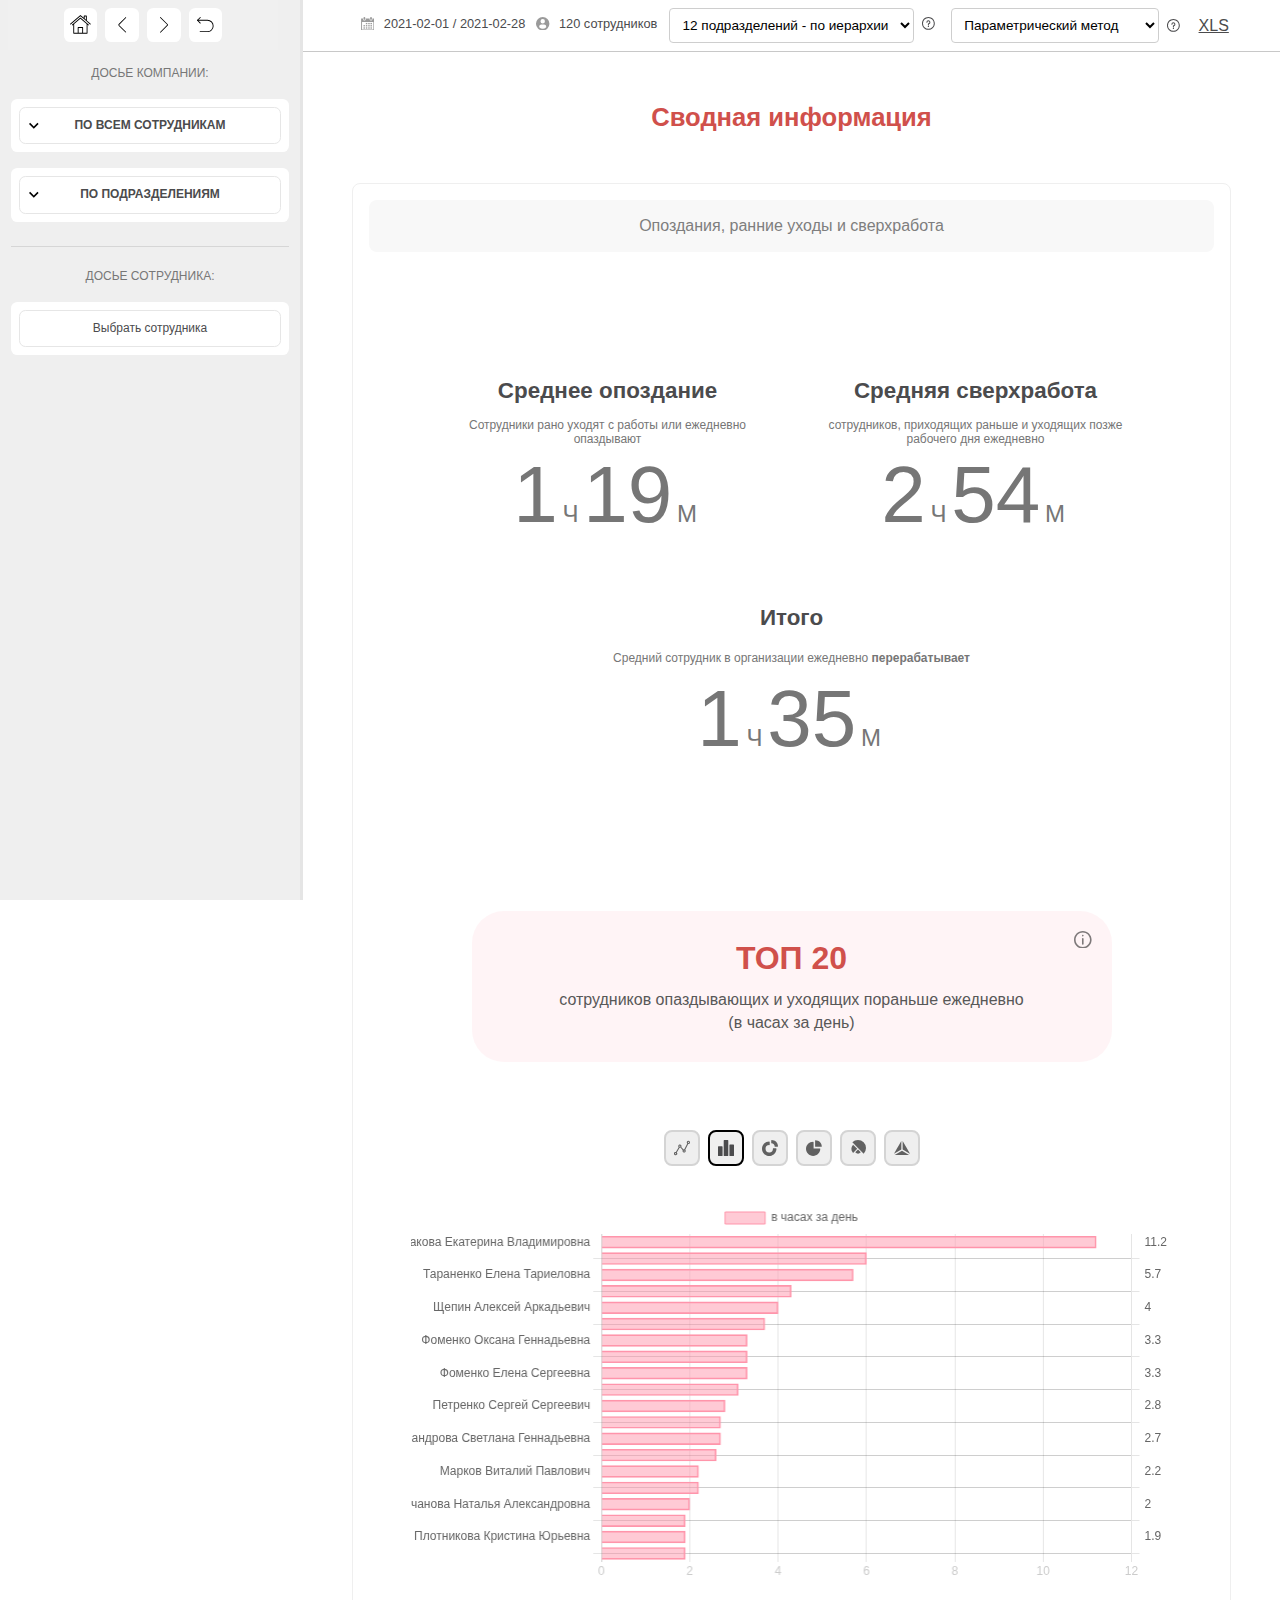
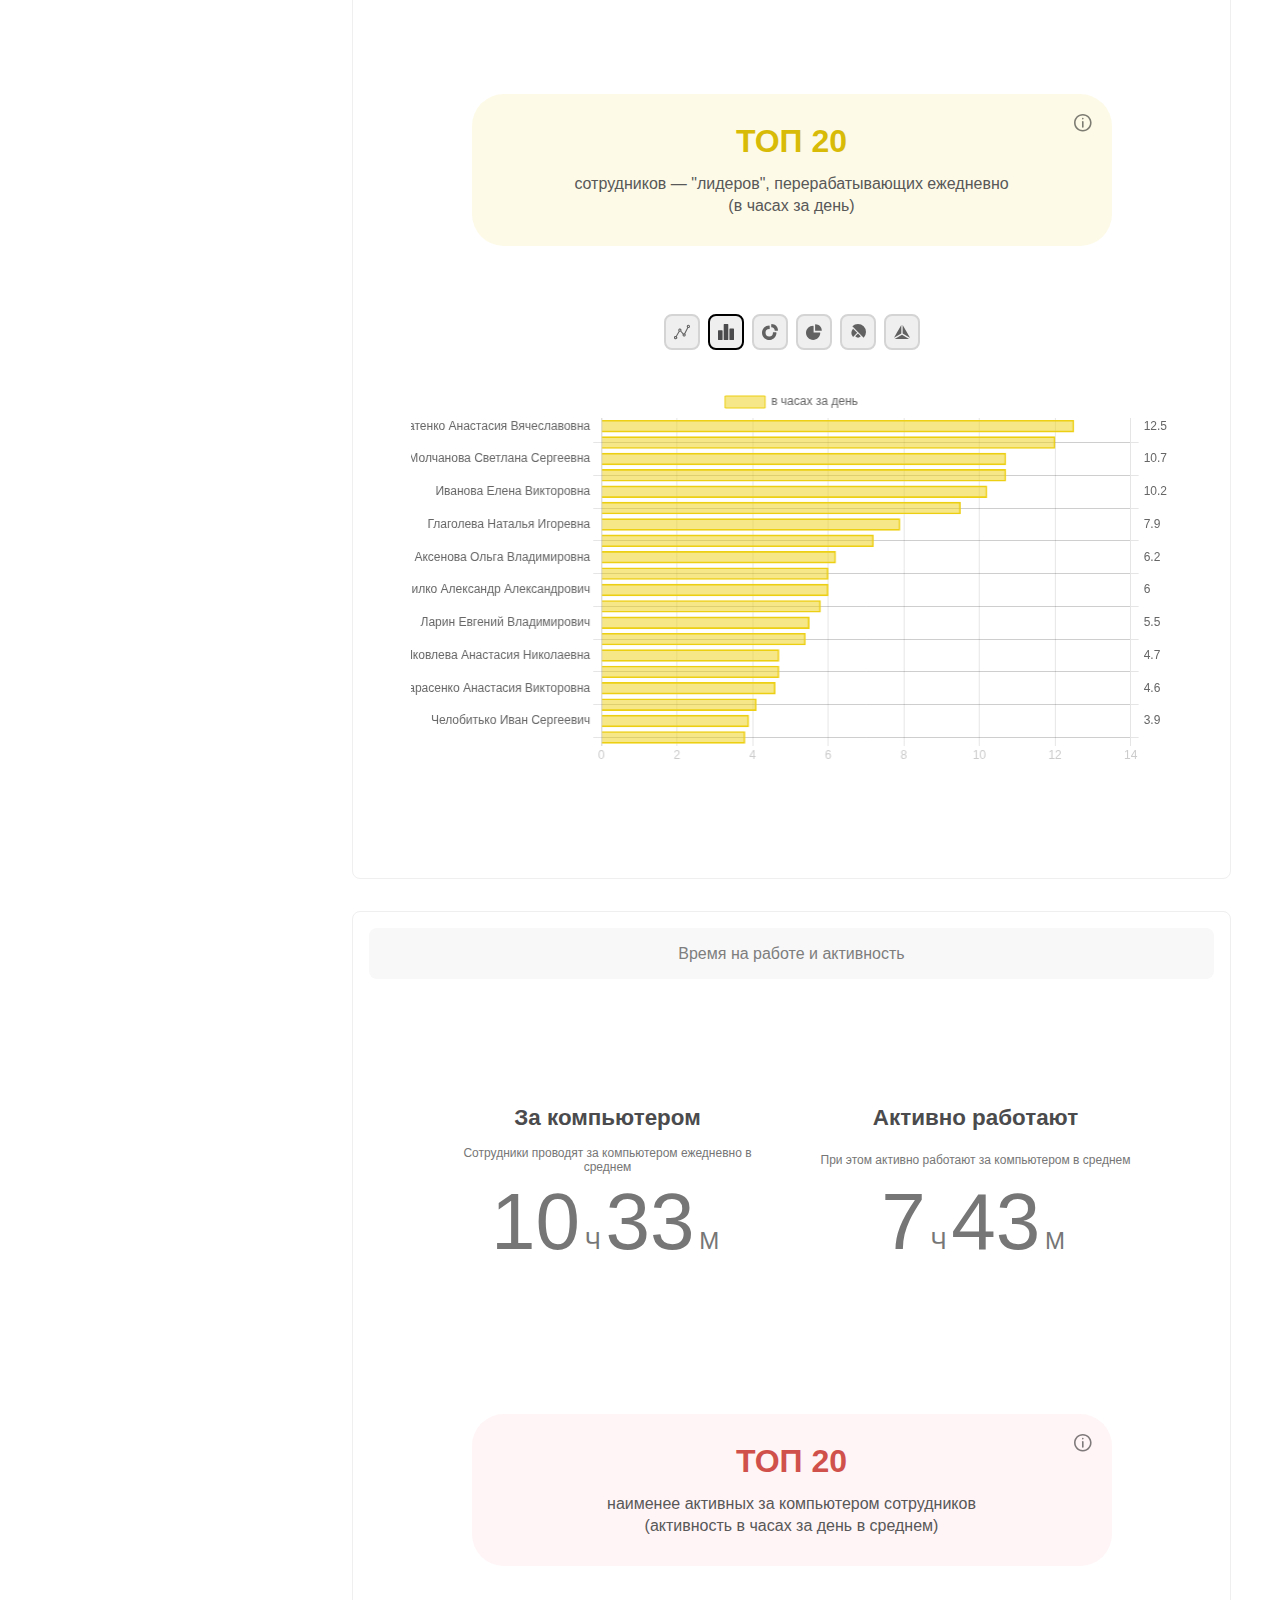
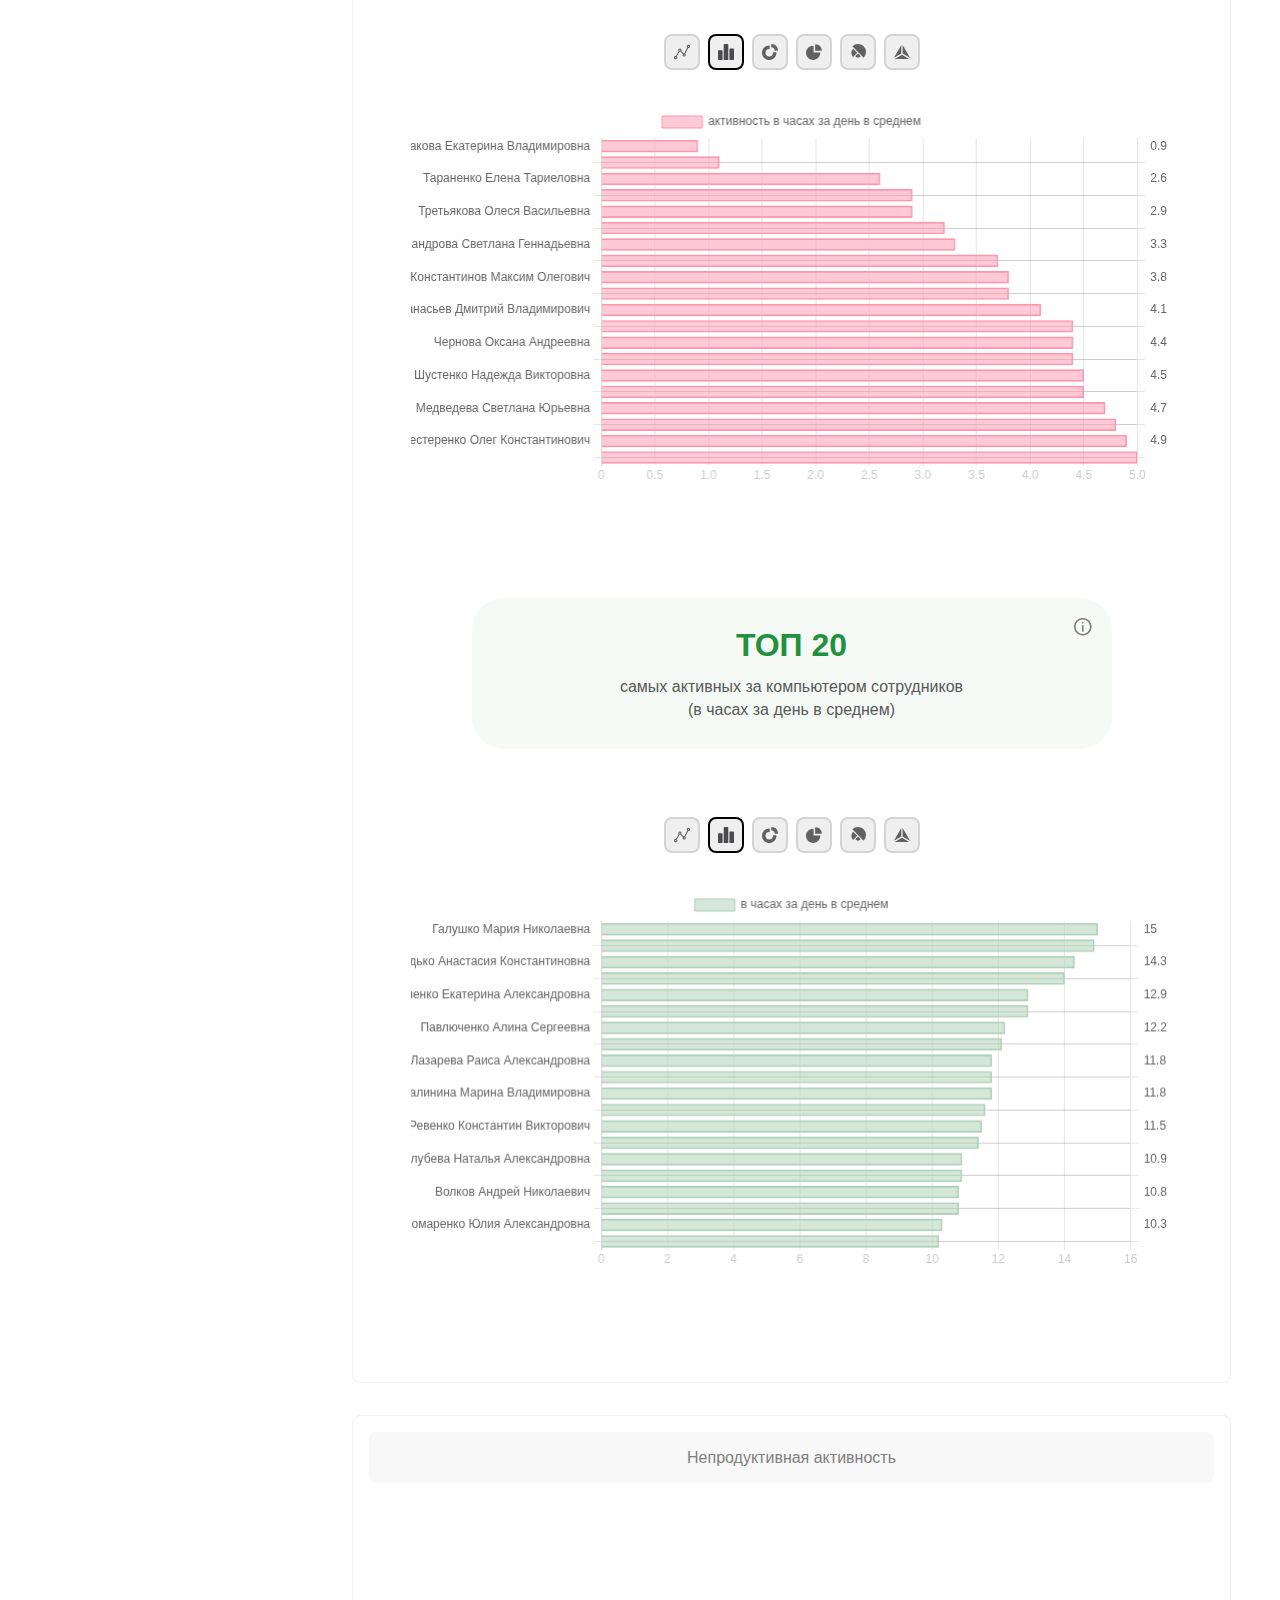
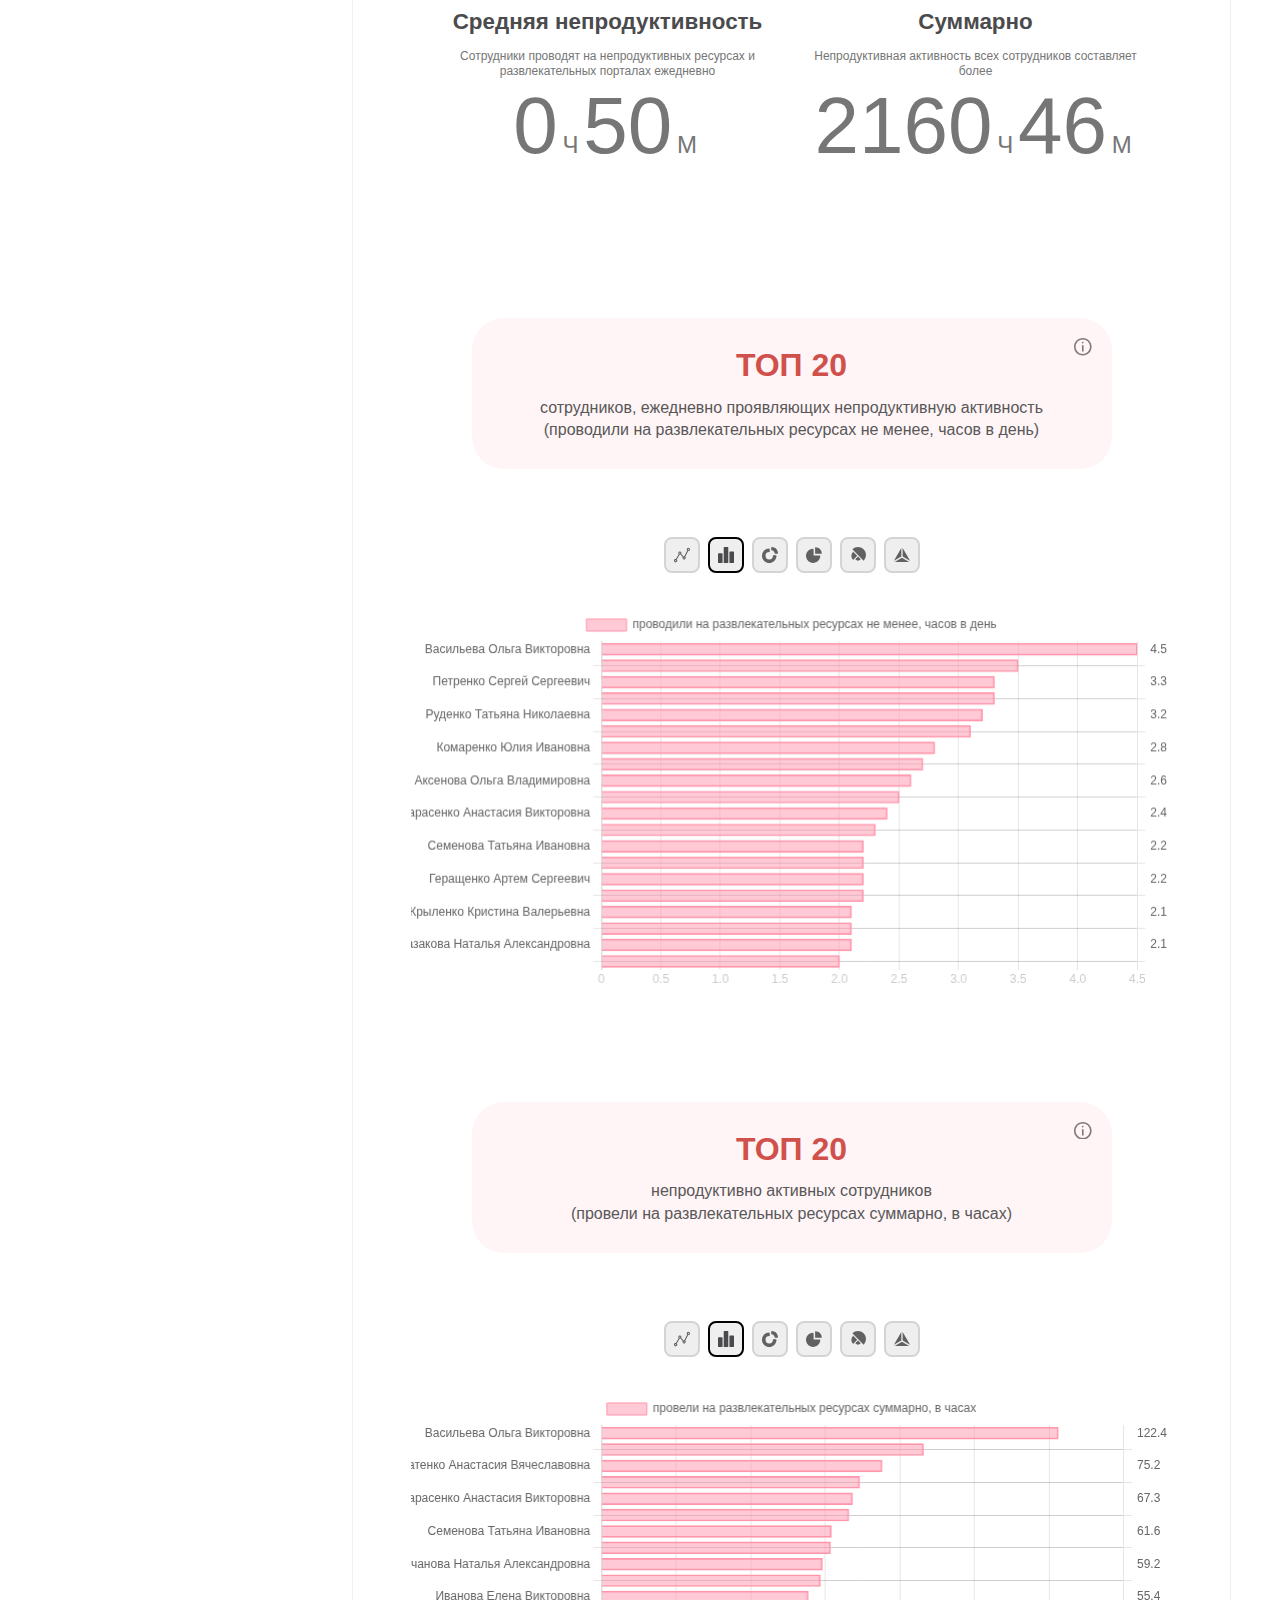
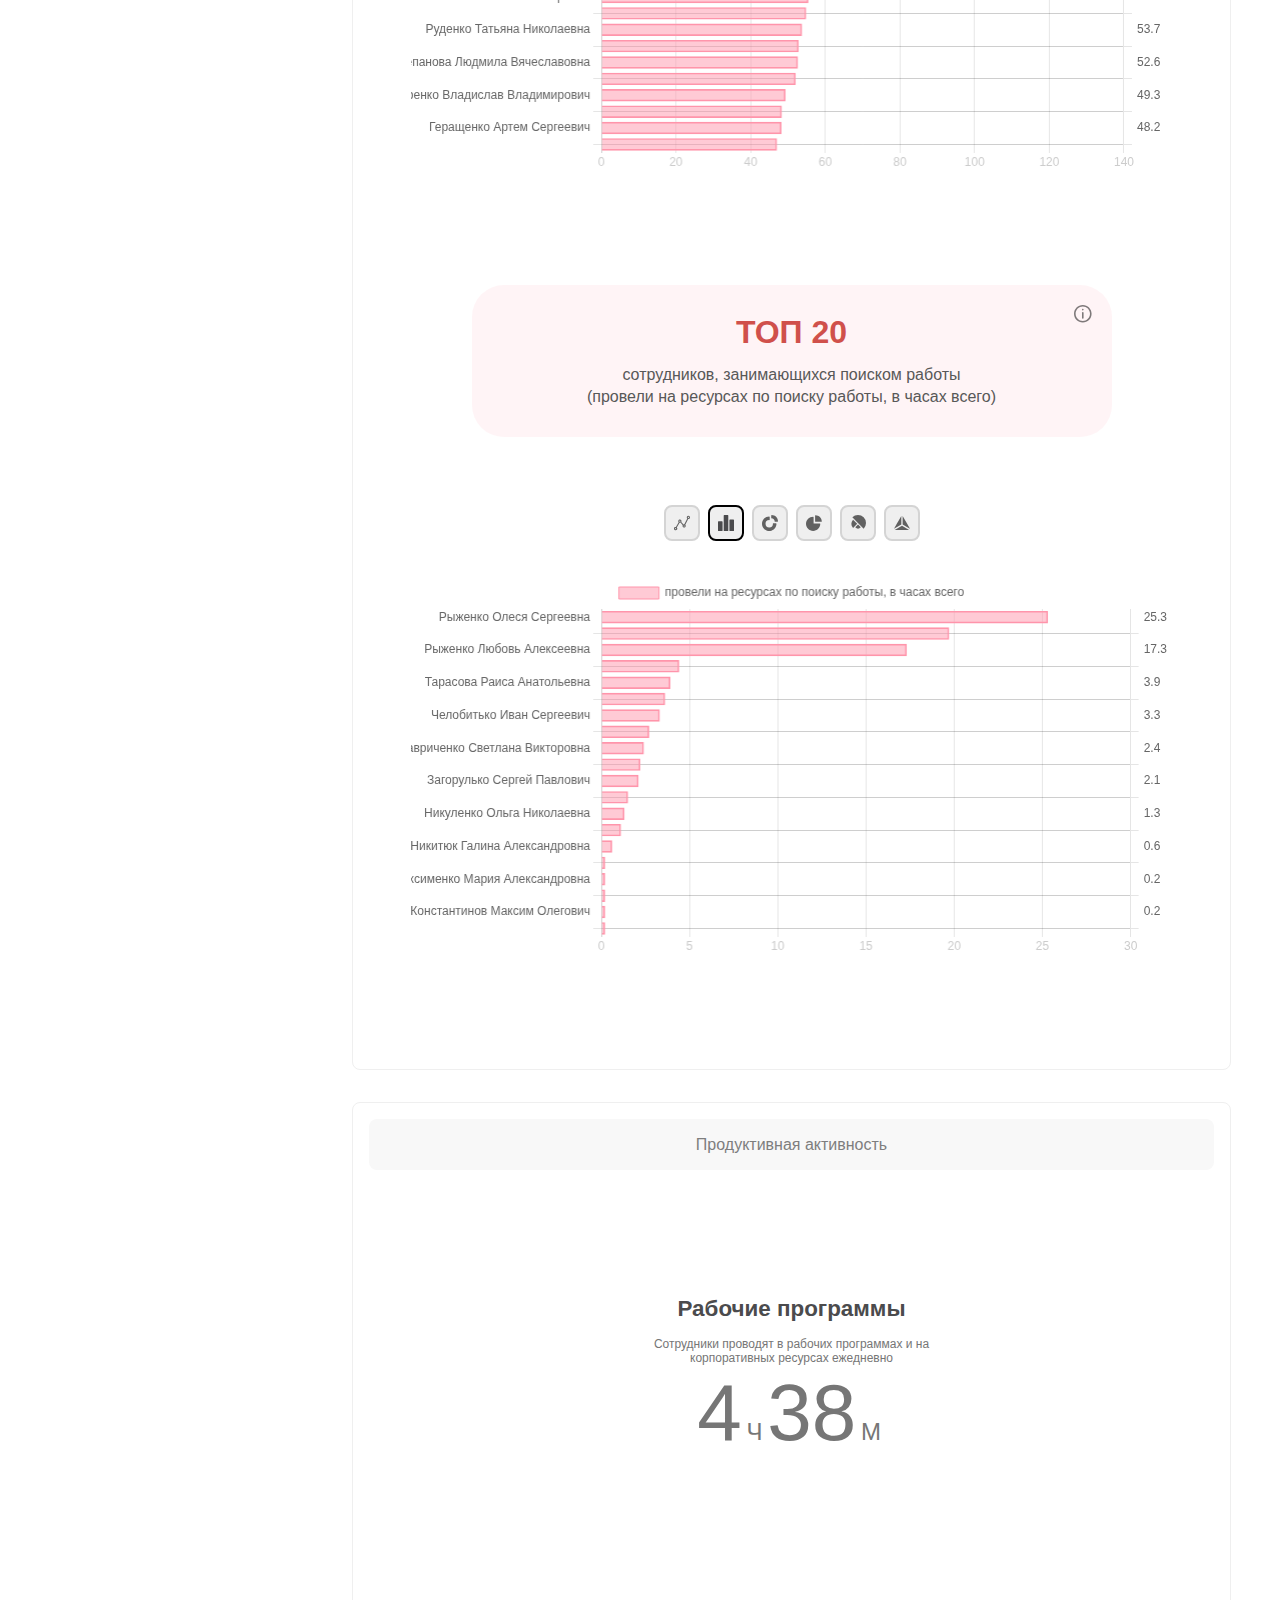
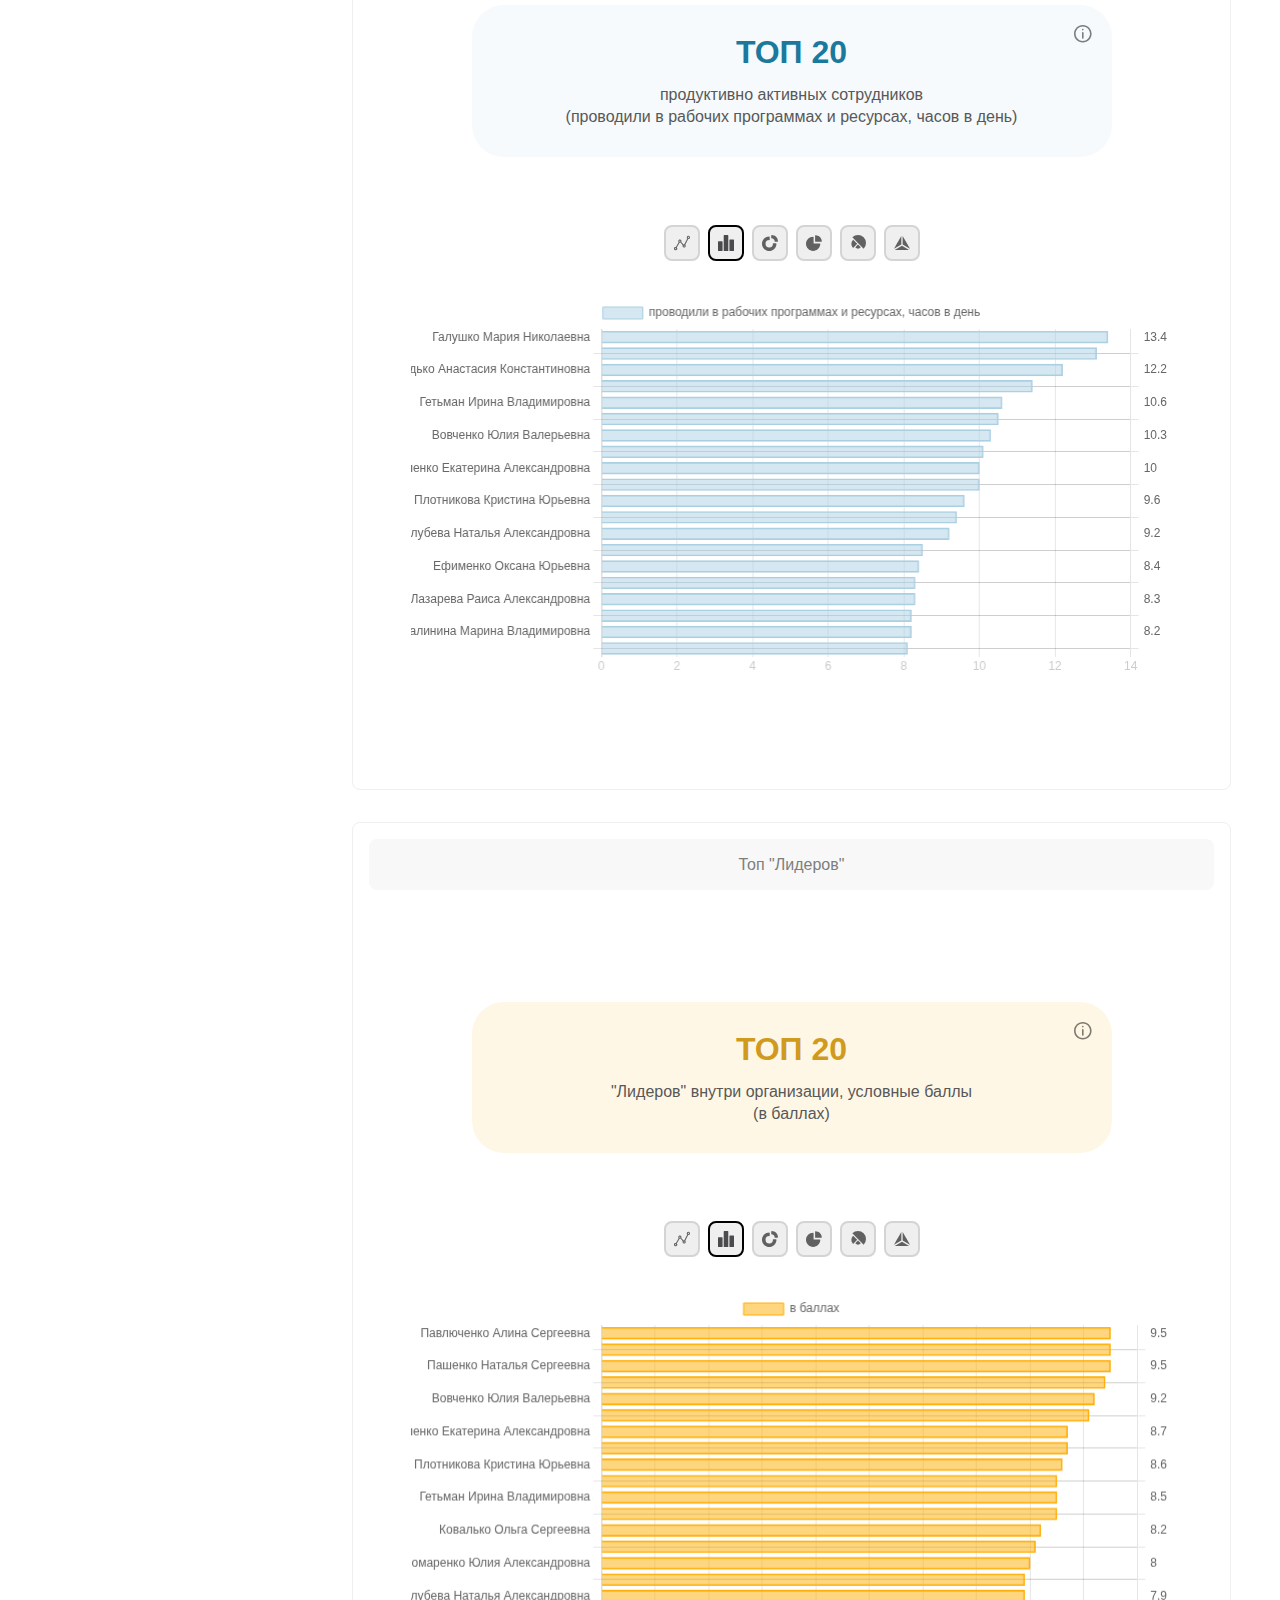
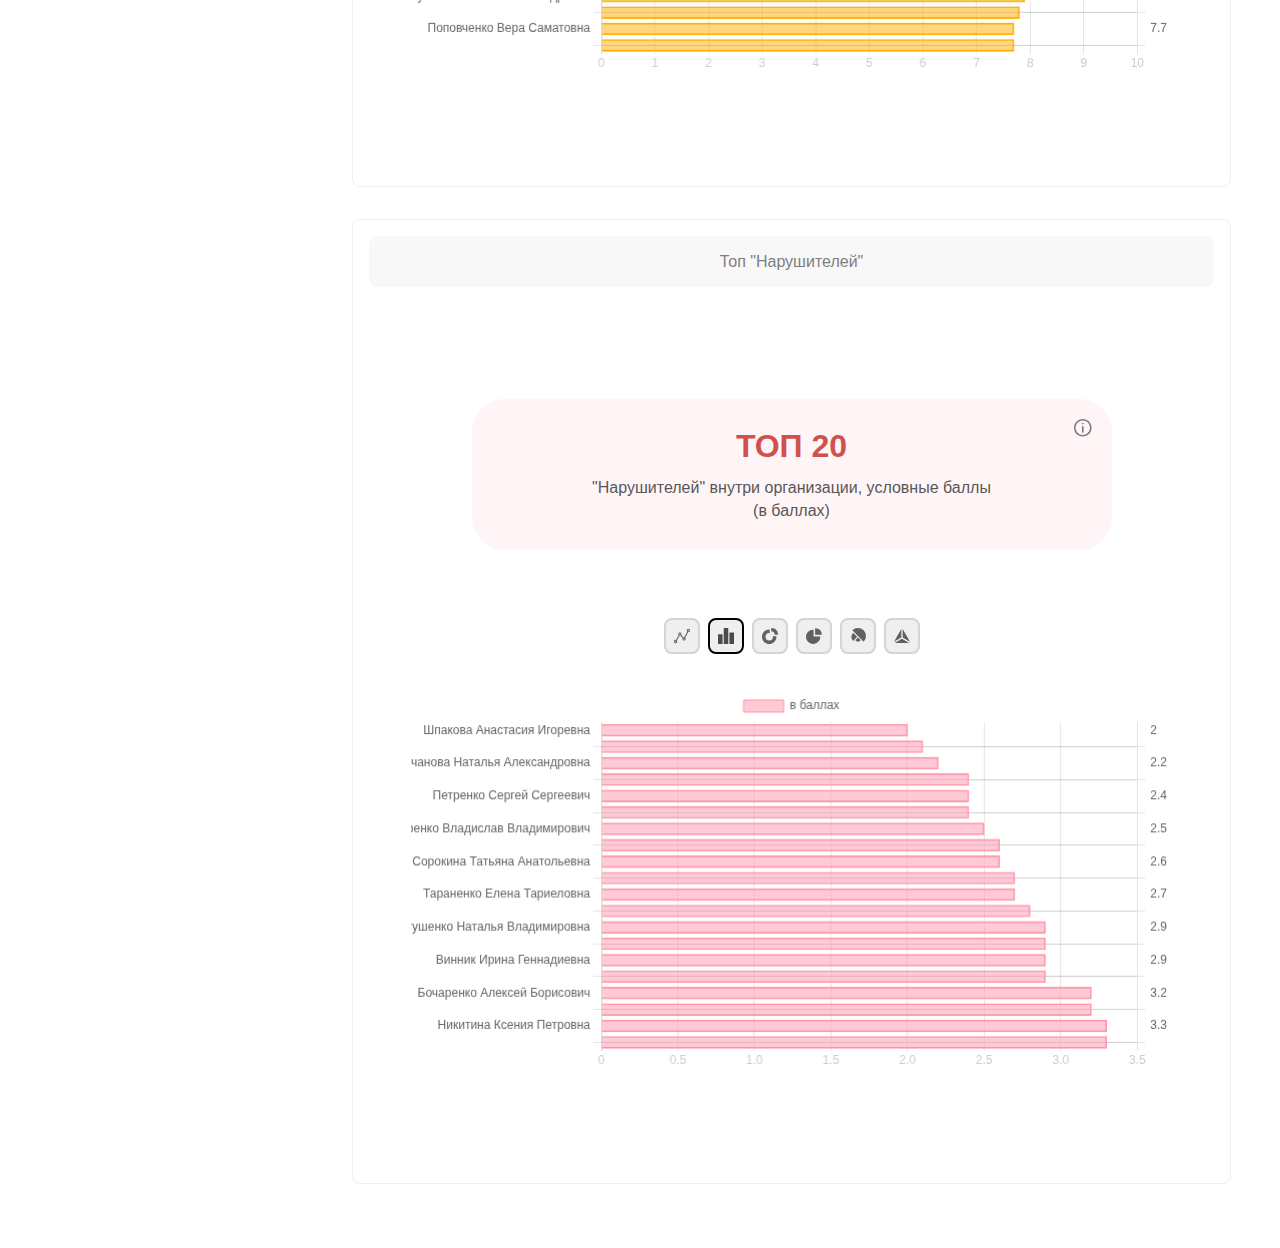
<file: demo9/boffline/demos/analytics/index.html>
<!DOCTYPE html>
<html lang="ru">
<head>
<meta charset="UTF-8">
<meta http-equiv="X-UA-Compatible" content="IE=edge">
<meta name="viewport" content="width=device-width, initial-scale=1.0">
<title>Аналитика</title>
<script>

REPORT_CONSREPORT      = 206;
REPORT_SIMPLECONS      = 241;
REPORT_TIMELINE        = 231;
REPORT_TIMELINESUMM    = 246;

CAT_WORKDAYS_INCL_HOLIDAYS    = -118;
CAT_WORKDAYS_EXCL_HOLIDAYS    = -117;
CAT_PROGULS                   = -116;
CAT_NEDORABOTKI               = -115;     
CAT_PERERABOTKI               = -114;     
CAT_APPOINTMENTS              = -113;     
CAT_PAUSES                    = -112;     
CAT_TOTALTIME                 = -111;     
CAT_ACTIVETIME                = -110;     
CAT_APPTIME                   = -109;     
CAT_INETTIME                  = -108;     
CAT_ACT_USEFUL                = -107;     
CAT_ACT_HARMFUL               = -106;     
CAT_TEXT                      = +100001;  
CAT_MAILS                     = +100002;  
CAT_MSGS                      = +100003;  
CAT_PRINTS                    = +100004;  
CAT_FILES                     = +100005;  
CAT_EVENTS_HP                 = +100006;  
CAT_EVENTS_LP                 = +100007;

</script>
<script src="gen_analytics.lang.js"></script>
<script src="report_data.js"></script>
<script defer src="gen_analytics.bundle.js"></script>
<link href="gen_analytics.css" rel="stylesheet">
</head>
<body>

<!-- Global site tag (gtag.js) - Google Analytics -->
<script async src="https://www.googletagmanager.com/gtag/js?id=UA-54375084-1"></script>
<script>
  window.dataLayer = window.dataLayer || [];
  function gtag(){dataLayer.push(arguments);}
  gtag('js', new Date());
  gtag('config', 'UA-54375084-1');
</script>
<!-- end of Global site tag -->

<script type="text/javascript">
var var_bitrix_1 = "https://stakhanovets.ru/demo9/boffline/demos/analytics/"; var var_bitrix_2 = ""; var var_bitrix_3 = ""; var var_bitrix_4 = ""; var var_bitrix_5 = ""; var var_bitrix_6 = ""; var var_bitrix_7 = ""; var var_bitrix_8 = "";
</script>
<script data-skip-moving="true">
(function(w,d,u,b){ s=d.createElement('script');r=1*new Date();s.async=1;s.src=u+'?'+r; h=d.getElementsByTagName('script')[0];h.parentNode.insertBefore(s,h); })(window,document,'https://crm.stakhanovets.ru/upload/crm/site_button/loader_2_xpvvjb.js'); window.Bitrix24WidgetObject = window.Bitrix24WidgetObject || {}; window.Bitrix24WidgetObject.handlers = { 'form-init': function(form){ form.presets = { 'crm_param_1':var_bitrix_1,'crm_param_2':var_bitrix_2,'crm_param_3':var_bitrix_3,'crm_param_4':var_bitrix_4,'crm_param_5':var_bitrix_5,'crm_param_6':var_bitrix_6,'crm_param_7':var_bitrix_7,'crm_param_8':var_bitrix_8 }; } };
</script>

<div id="root" style="z-index:1"></div>
</body>
</html>
</file>
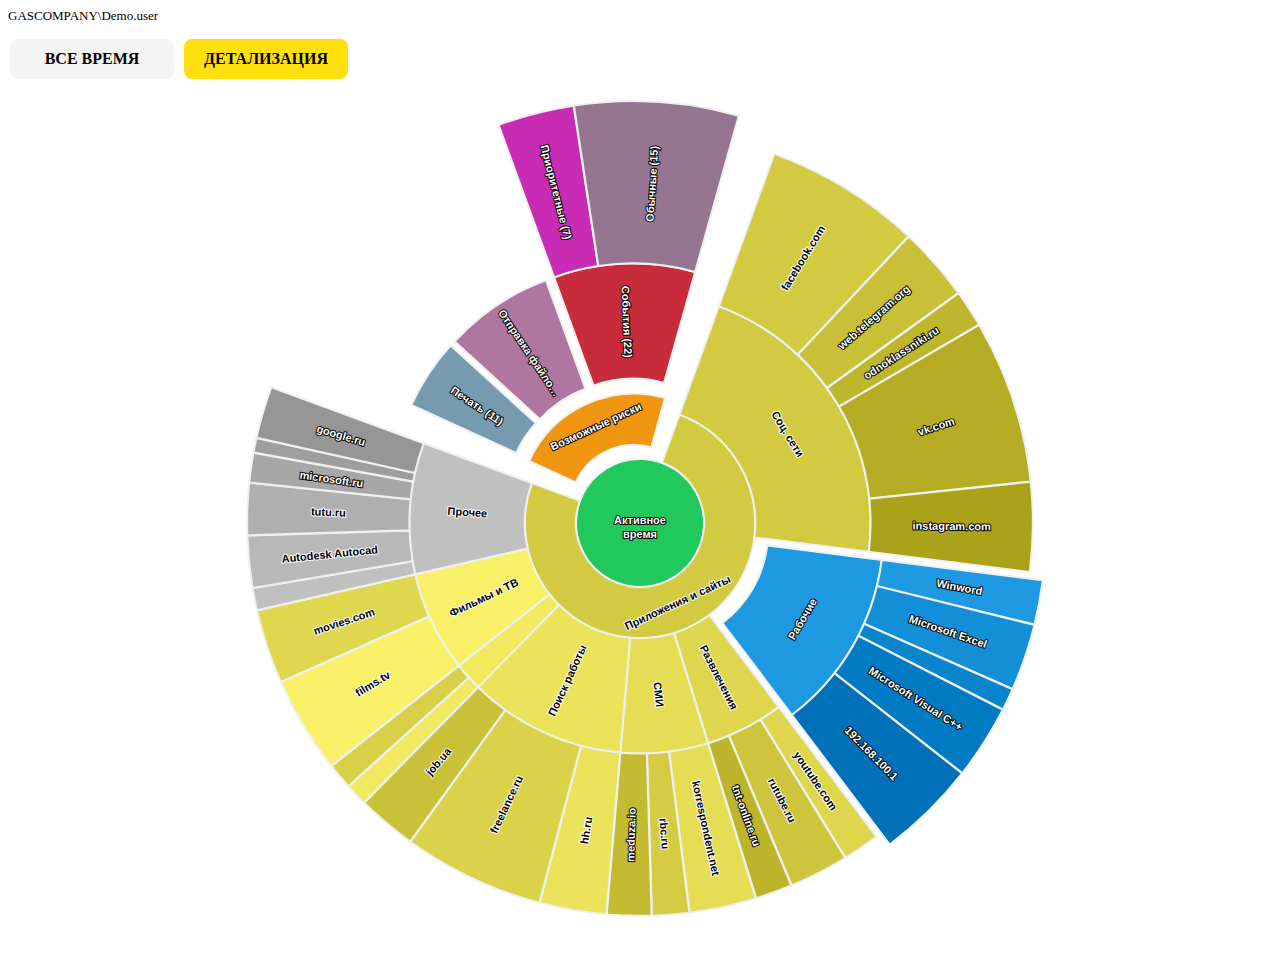
<file: demo9/boffline/demos/consreport/index.htm>
<!DOCTYPE HTML PUBLIC "-//W3C//DTD HTML 4.0 Transitional//EN">
<html>
<head>
<title>ДЕТАЛИЗАЦИЯ</title>
<meta http-equiv="Content-Type" content="text/html; charset=utf-8">
<style type="text/css">
td.mainmenu {
cursor:pointer;
width:150px;
height:40px;
border:0;
border-radius:8px;
padding:7px;
background:#f5f5f5;
font-weight:bold;
text-align:center;
vertical-align:middle;
white-space:nowrap;
}
td.mainmenu a {
text-decoration:none;
color:black;
}
td.selected {
background:#FFE00E;
}
body { background:white; }
</style>
</head>
<body onload="Init(2)">
<font face="verdana" size=2>
<p>GASCOMPANY\Demo.user</p>
<table><tr><td class="mainmenu" onclick="location.href='38.2.html'"><a href="38.2.html">ВСЕ ВРЕМЯ</a></td><td style="border:0;padding:0;width:6px;">&nbsp;</td><td class="mainmenu selected" onclick="location.href='index.htm'"><a href="index.htm">ДЕТАЛИЗАЦИЯ</a></td></tr></table>
<script type="text/javascript" src="../../../js/highcharts.js"></script>
<script type="text/javascript" src="../../../js/sunburst.js"></script>
<script type="text/javascript" src="38.datas.js"></script>
<script type="text/javascript" src="38.consreport.js"></script>
</font>
</body>
</html>
</file>
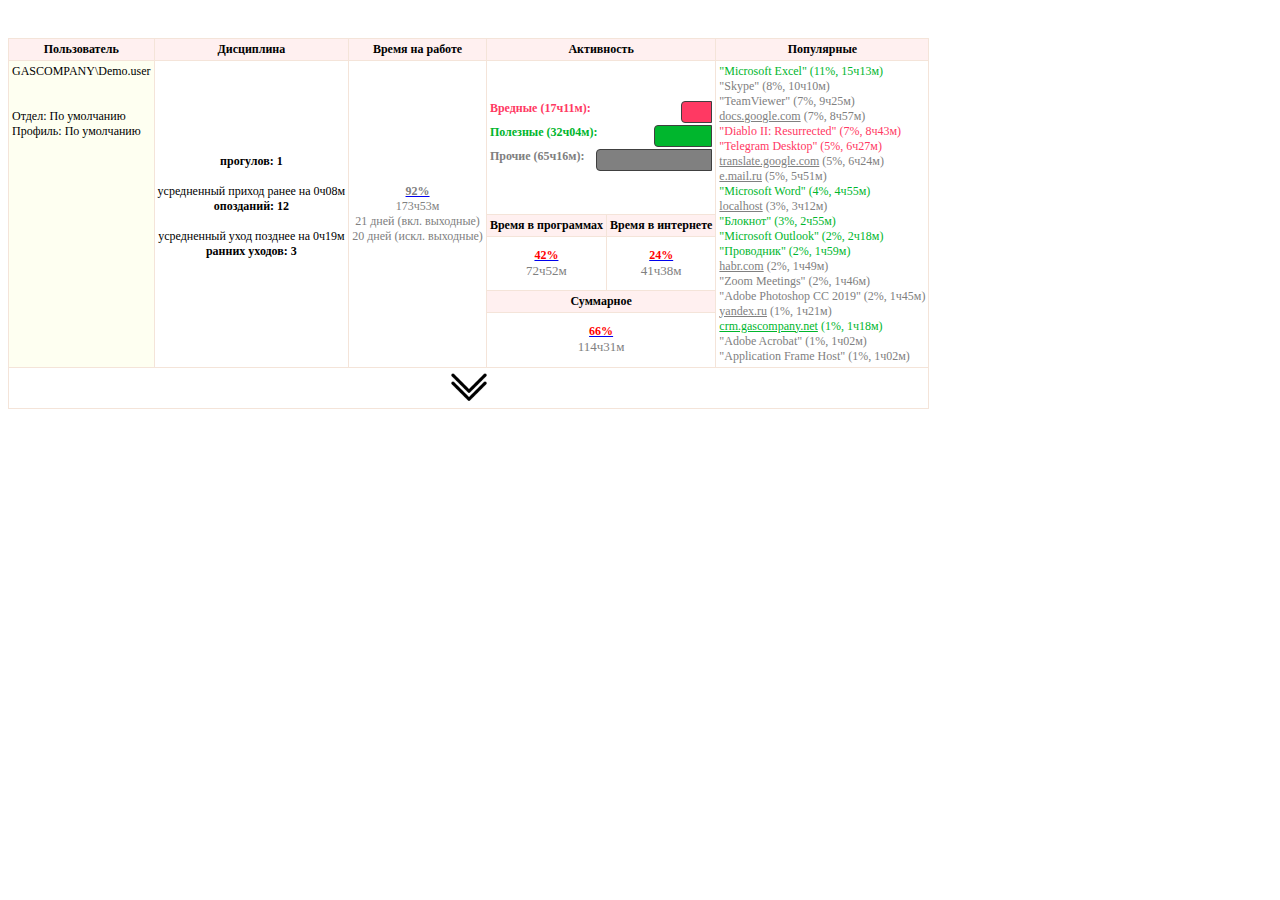
<file: demo9/boffline/demos/simplecons/index.htm>
<html><head><meta http-equiv="Content-Type" content="text/html; charset=UTF-8">

<title>Сводный упрощенный отчет</title>
<basefont face="verdana" size="1">
</head>
<body>
<font face="verdana" size="1">
<script type="text/javascript">

function OnClick(is_from_master,report_id,location_ids)
{
  if ( !is_from_master )
     {
       try { 
        top.GenReportInNewWindow(report_id,location_ids); 
       } catch (e) 
       { 
         alert(S_NOT_SUPPORTED_IN_FULLSCREEN_MODE);
       }
     }
  else
     {
       alert(S_NOT_SUPPORTED_WITHIN_MASTER_REPORT);
     }
}


function DetailsClick(id)
{
  event.target.style.display = 'none';
  document.getElementById(id).style.display = '';
}


</script>
<script type="text/javascript">
const S_NOT_SUPPORTED_IN_FULLSCREEN_MODE = "Недоступно в демо!";
const S_NOT_SUPPORTED_WITHIN_MASTER_REPORT = "Недоступно в демо!";
</script>
<style type="text/css"> h1 { color:#606060; font-size:24px; } table { border:0; border-collapse:collapse; } td { border:solid 1px #F4E4D9; padding:3px; font-size:12px; } td.header { background:#FFF0F0; font-weight:bold; text-align:center; vertical-align:middle; } td.user { background:#FEFFF1; text-align:left; vertical-align:top; }  </style>
<style type="text/css">@media print { body { padding:0; margin:0; zoom:0.75; } }</style>
<table>
<tbody><tr><td colspan="5" style="border:0; height:30px;"></td></tr>
<tr><td class="header">Пользователь</td><td class="header">Дисциплина</td><td class="header">Время на работе</td><td class="header" colspan="2">Активность</td><td class="header">Популярные</td></tr>
<tr><td nowrap="" class="user" rowspan="5">GASCOMPANY\Demo.user<br><br><br>Отдел: По умолчанию<br>Профиль: По умолчанию</td><td nowrap="" align="center" valign="middle" rowspan="5"><b>прогулов: 1</b><br><br>усредненный приход ранее на 0ч08м<br><b>опозданий: 12</b><br><br>усредненный уход позднее на 0ч19м<br><b>ранних уходов: 3</b><br><br></td><td nowrap="" align="center" valign="middle" rowspan="5"><a href="javascript:;" onclick="OnClick(false,204,&#39;5&#39;)"><font color="#808080"><b>92%</b></font></a><br><font color="#808080">173ч53м<br>21 дней (вкл. выходные)<br>20 дней (искл. выходные)</font></td><td nowrap="" align="center" valign="middle" colspan="2"><br><span style="float:left;font-weight:bold;color:#ff3963;">Вредные (17ч11м):</span><span style="float:right;display:block;border-radius:4px 0 0 4px;margin-left:5px;width:29px;height:20px;border:1px solid #404040;background:#ff3963;"></span><div style="clear:both;height:2px;"></div>
<span style="float:left;font-weight:bold;color:#00b62d;">Полезные (32ч04м):</span><span style="float:right;display:block;border-radius:4px 0 0 4px;margin-left:5px;width:56px;height:20px;border:1px solid #404040;background:#00b62d;"></span><div style="clear:both;height:2px;"></div>
<span style="float:left;font-weight:bold;color:#808080;">Прочие (65ч16м):</span><span style="float:right;display:block;border-radius:4px 0 0 4px;margin-left:5px;width:114px;height:20px;border:1px solid #404040;background:#808080;"></span><div style="clear:both;height:2px;"></div>
<br></td><td nowrap="" align="left" valign="top" rowspan="5"><span style="color:#00b62d;">"Microsoft Excel" (11%, 15ч13м)</span><br>
<span style="color:#808080;">"Skype" (8%, 10ч10м)</span><br>
<span style="color:#808080;">"TeamViewer" (7%, 9ч25м)</span><br>
<span style="color:#808080;"><a target="_blank" style="color:inherit;" href="http://docs.google.com/">docs.google.com</a> (7%, 8ч57м)</span><br>
<span style="color:#ff3963;">"Diablo II: Resurrected" (7%, 8ч43м)</span><br>
<span style="color:#ff3963;">"Telegram Desktop" (5%, 6ч27м)</span><br>
<span style="color:#808080;"><a target="_blank" style="color:inherit;" href="http://translate.google.com/">translate.google.com</a> (5%, 6ч24м)</span><br>
<span style="color:#808080;"><a target="_blank" style="color:inherit;" href="http://e.mail.ru/">e.mail.ru</a> (5%, 5ч51м)</span><br>
<span style="color:#00b62d;">"Microsoft Word" (4%, 4ч55м)</span><br>
<span style="color:#808080;"><a target="_blank" style="color:inherit;" href="http://localhost/">localhost</a> (3%, 3ч12м)</span><br>
<span style="color:#00b62d;">"Блокнот" (3%, 2ч55м)</span><br>
<span style="color:#00b62d;">"Microsoft Outlook" (2%, 2ч18м)</span><br>
<span style="color:#00b62d;">"Проводник" (2%, 1ч59м)</span><br>
<span style="color:#808080;"><a target="_blank" style="color:inherit;" href="http://youtube.com/">habr.com</a> (2%, 1ч49м)</span><br>
<span style="color:#808080;">"Zoom Meetings" (2%, 1ч46м)</span><br>
<span style="color:#808080;">"Adobe Photoshop CC 2019" (2%, 1ч45м)</span><br>
<span style="color:#808080;"><a target="_blank" style="color:inherit;" href="http://yandex.ru/">yandex.ru</a> (1%, 1ч21м)</span><br>
<span style="color:#00b62d;"><a target="_blank" style="color:inherit;" href="http://crm.stakhanovets.ru/">crm.gascompany.net</a> (1%, 1ч18м)</span><br>
<span style="color:#808080;">"Adobe Acrobat" (1%, 1ч02м)</span><br>
<span style="color:#808080;">"Application Frame Host" (1%, 1ч02м)</span><br>
</td></tr>
<tr><td class="header" style="height:1px;">Время в программах</td><td class="header" style="height:1px;">Время в интернете</td></tr>
<tr><td nowrap="" align="center" valign="middle"><a href="javascript:;" onclick="OnClick(false,201,&#39;5&#39;)"><font color="red"><b>42%</b></font></a><br><font size="-1" color="#808080">72ч52м</font></td><td nowrap="" align="center" valign="middle"><a href="javascript:;" onclick="OnClick(false,202,&#39;5&#39;)"><font color="red"><b>24%</b></font></a><br><font size="-1" color="#808080">41ч38м</font></td></tr>
<tr><td class="header" style="height:1px;" colspan="2">Суммарное</td></tr>
<tr><td align="center" valign="middle" colspan="2"><a href="javascript:;" onclick="OnClick(false,232,&#39;5&#39;)"><font color="red"><b>66%</b></font></a><br><font size="-1" color="#808080">114ч31м</font></td></tr>
<tr><td align="center" colspan="6" style="padding:0;"><a href="javascript:;" onclick="DetailsClick(&#39;table0&#39;)"><img src="expand.png"></a><table style="display:none;" id="table0">
<tbody><tr><td align="center" style="font-weight:bold;border:0;">Вредные</td><td align="center" style="font-weight:bold;border:0;">Полезные</td><td align="center" style="font-weight:bold;border:0;">Прочие</td></tr>
<tr><td nowrap="" valign="top" align="left" style="border:0;">
<span style="color:#ff3963;">"Diablo II: Resurrected" (7%, 8ч43м)</span><br>
<span style="color:#ff3963;">"Telegram Desktop" (5%, 6ч27м)</span><br>
<span style="color:#ff3963;">"Imo Desktop" (1%, 0ч47м)</span><br>
<span style="color:#ff3963;">"Viber" (1%, 0ч31м)</span><br>
<span style="color:#ff3963;">"WhatsApp" (1%, 0ч11м)</span><br>
<span style="color:#ff3963;"><a target="_blank" style="color:inherit;" href="http://instagram.com/">instagram.com</a> (1%, 0ч09м)</span><br>
<span style="color:#ff3963;"><a target="_blank" style="color:inherit;" href="http://music.yandex.ru/">music.yandex.ru</a> (1%, 0ч09м)</span><br>
<span style="color:#ff3963;"><a target="_blank" style="color:inherit;" href="http://tiktok.com/">tiktok.com</a> (1%, 0ч06м)</span><br>
<span style="color:#ff3963;"><a target="_blank" style="color:inherit;" href="http://news.mail.ru/">news.mail.ru</a> (1%, 0ч05м)</span><br>
<span style="color:#ff3963;"><a target="_blank" style="color:inherit;" href="http://pikabu.ru/">pikabu.ru</a> (1%, 0ч02м)</span><br>
</td>
<td nowrap="" valign="top" align="left" style="border:0;">
<span style="color:#00b62d;">"Microsoft Excel" (11%, 15ч13м)</span><br>
<span style="color:#00b62d;">"Microsoft Word" (4%, 4ч55м)</span><br>
<span style="color:#00b62d;">"Блокнот" (3%, 2ч55м)</span><br>
<span style="color:#00b62d;">"Microsoft Outlook" (2%, 2ч18м)</span><br>
<span style="color:#00b62d;">"Проводник" (2%, 1ч59м)</span><br>
<span style="color:#00b62d;"><a target="_blank" style="color:inherit;" href="http://crm.gascompany.net/">crm.gascompany.net</a> (1%, 1ч18м)</span><br>
<span style="color:#00b62d;">"Microsoft PowerPoint" (1%, 0ч59м)</span><br>
<span style="color:#00b62d;"><a target="_blank" style="color:inherit;" href="http://vimbox.skyeng.ru/">vimbox.skyeng.ru</a> (1%, 0ч55м)</span><br>
<span style="color:#00b62d;"><a target="_blank" style="color:inherit;" href="http://business.skyeng.ru/">business.skyeng.ru</a> (1%, 0ч40м)</span><br>
<span style="color:#00b62d;">"Skype for Business" (1%, 0ч32м)</span><br>
<span style="color:#00b62d;">"WinRAR archiver" (1%, 0ч12м)</span><br>
<span style="color:#00b62d;"><a target="_blank" style="color:inherit;" href="http://moex.com/">moex.com</a> (1%, 0ч06м)</span><br>
</td><td nowrap="" valign="top" align="left" style="border:0;">
<span style="color:#808080;">"Skype" (8%, 10ч10м)</span><br>
<span style="color:#808080;">"TeamViewer" (7%, 9ч25м)</span><br>
<span style="color:#808080;"><a target="_blank" style="color:inherit;" href="http://docs.google.com/">docs.google.com</a> (7%, 8ч57м)</span><br>
<span style="color:#808080;"><a target="_blank" style="color:inherit;" href="http://translate.google.com/">translate.google.com</a> (5%, 6ч24м)</span><br>
<span style="color:#808080;"><a target="_blank" style="color:inherit;" href="http://e.mail.ru/">e.mail.ru</a> (5%, 5ч51м)</span><br>
<span style="color:#808080;"><a target="_blank" style="color:inherit;" href="http://localhost/">localhost</a> (3%, 3ч12м)</span><br>
<span style="color:#808080;"><a target="_blank" style="color:inherit;" href="http://youtube.com/">habr.com</a> (2%, 1ч49м)</span><br>
<span style="color:#808080;">"Zoom Meetings" (2%, 1ч46м)</span><br>
<span style="color:#808080;">"Adobe Photoshop CC 2019" (2%, 1ч45м)</span><br>
<span style="color:#808080;"><a target="_blank" style="color:inherit;" href="http://yandex.ru/">yandex.ru</a> (1%, 1ч21м)</span><br>
<span style="color:#808080;">"Adobe Acrobat" (1%, 1ч02м)</span><br>
<span style="color:#808080;">"Application Frame Host" (1%, 1ч02м)</span><br>
<span style="color:#808080;"><a target="_blank" style="color:inherit;" href="http://rosrid.ru/">rosrid.ru</a> (1%, 0ч59м)</span><br>
<span style="color:#808080;">"Notepad++ : a free (GPL) source code editor" (1%, 0ч58м)</span><br>
<span style="color:#808080;"><a target="_blank" style="color:inherit;" href="http://experts.yandex/">experts.yandex</a> (1%, 0ч58м)</span><br>
<span style="color:#808080;">"Windows Shell Experience Host" (1%, 0ч57м)</span><br>
<span style="color:#808080;"><a target="_blank" style="color:inherit;" href="http://online.fasie.ru/">online.fasie.ru</a> (1%, 0ч57м)</span><br>
<span style="color:#808080;"><a target="_blank" style="color:inherit;" href="http://ru.wikipedia.org/">ru.wikipedia.org</a> (1%, 0ч55м)</span><br>
<span style="color:#808080;"><a target="_blank" style="color:inherit;" href="http://fips.ru/">fips.ru</a> (1%, 0ч54м)</span><br>
<span style="color:#808080;"><a target="_blank" style="color:inherit;" href="http://lk.mango-office.ru/">lk.mango-office.ru</a> (1%, 0ч51м)</span><br>
<span style="color:#808080;"><a target="_blank" style="color:inherit;" href="http://habr.com/">habr.com</a> (1%, 0ч47м)</span><br>
<span style="color:#808080;">"Ножницы" (1%, 0ч46м)</span><br>
<span style="color:#808080;"><a target="_blank" style="color:inherit;" href="http://mail.ru/">mail.ru</a> (1%, 0ч45м)</span><br>
<span style="color:#808080;"><a target="_blank" style="color:inherit;" href="http://4pda.to/">4pda.to</a> (1%, 0ч44м)</span><br>
<span style="color:#808080;"><a target="_blank" style="color:inherit;" href="http://rospatent.gov.ru/">rospatent.gov.ru</a> (1%, 0ч44м)</span><br>
<span style="color:#808080;"><a target="_blank" style="color:inherit;" href="http://jsonviewer.stack.hu/">jsonviewer.stack.hu</a> (1%, 0ч42м)</span><br>
<span style="color:#808080;"><a target="_blank" style="color:inherit;" href="http://msn.com/">msn.com</a> (1%, 0ч20м)</span><br>
<span style="color:#808080;"><a target="_blank" style="color:inherit;" href="http://trade-gold.ru/">trade-gold.ru</a> (1%, 0ч13м)</span><br>
</td></tr>
</tbody></table></td></tr>
</tbody></table>
<br><br>
</font>

</body></html>
</file>
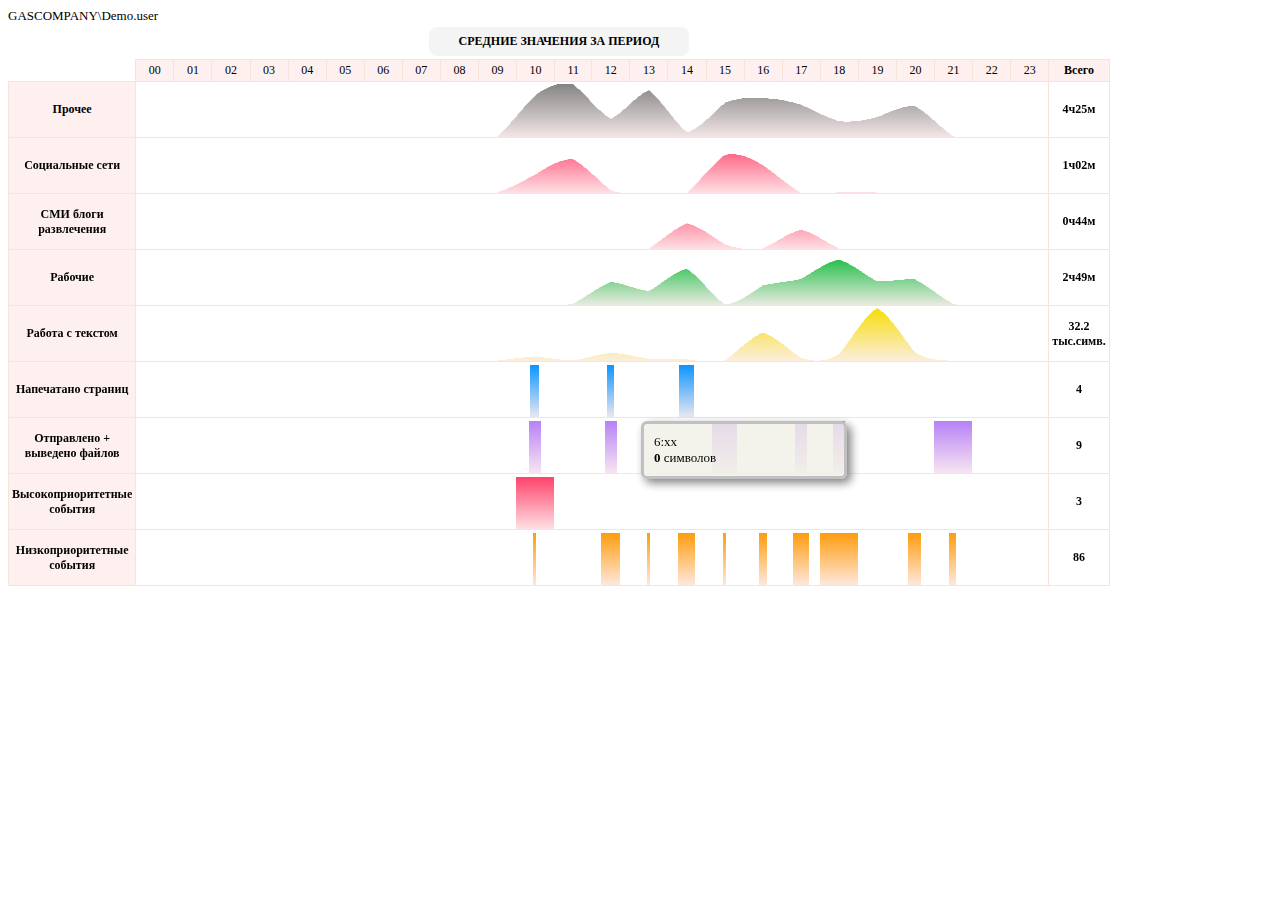
<file: demo9/boffline/demos/timeline/index.htm>
<html><head><meta http-equiv="Content-Type" content="text/html; charset=UTF-8">

<title>Лента активности и событий</title>
<basefont face="verdana" size="2">
</head>
<body style="">
<font face="verdana" size="2">
GASCOMPANY\Demo.user<br>
<script type="text/javascript" src="../../../js/jquery-1.10.2.min.js"></script>
<script type="text/javascript" src="../../../js/jquery.cookie.js"></script>
<script type="text/javascript">
const S_NOT_SUPPORTED_IN_FULLSCREEN_MODE = "Недоступно в демо!";
const S_NOT_SUPPORTED_WITHIN_MASTER_REPORT = "Недоступно в демо!";
const S_DISPLAYMODE_MAX_DAY = "Масштабирование: по макс. результату дня";
const S_DISPLAYMODE_MAX_ALL = "Масштабирование: по макс. результату за весь период";
const S_DISPLAYMODE_MAX_ABS = "Масштабирование: по макс. возможному значению";
var g_data = {"location_ids":"3","is_from_master":false,"days":[{"day_num":"","cats":[{"postfix":"сек","vis_type":"curve","color":"#808080","report_id":232,"max_day":2505,"max_all":2505,"max_abs":3600,"hours":[0,0,0,0,0,0,0,0,0,0,1963,2505,849,2220,209,1616,1837,1524,736,924,1458,16,0,0]},{"postfix":"сек","vis_type":"curve","color":"#ff3963","report_id":232,"max_day":2505,"max_all":2505,"max_abs":3600,"hours":[0,0,0,0,0,0,0,0,0,0,850,1600,100,0,0,1800,1300,0,15,0,0,0,0,0]},{"postfix":"сек","vis_type":"curve","color":"#ff3963","report_id":232,"max_day":2505,"max_all":2505,"max_abs":3600,"hours":[0,0,0,0,0,0,0,0,0,0,0,0,0,0,1200,200,6,900,0,0,0,0,0,0]},{"postfix":"сек","vis_type":"curve","color":"#00b62d","report_id":232,"max_day":2505,"max_all":2505,"max_abs":3600,"hours":[0,0,0,0,0,0,0,0,0,0,0,38,1075,651,1706,0,917,1223,2153,1108,1199,36,0,0]},{"postfix":"символов","vis_type":"curve","color":"#f5dd00","report_id":232,"max_day":15420,"max_all":15420,"max_abs":15420,"hours":[0,0,0,0,0,0,0,0,0,0,1125,15,2281,528,349,53,8222,838,1807,15420,2368,0,0,0]},{"postfix":"страниц","vis_type":"block","color":"#0090ff","report_id":211,"max_day":20,"max_all":20,"max_abs":2,"hours":[0,0,0,0,0,0,0,0,0,0,5,0,4,0,8,0,0,0,0,0,0,0,0,0]},{"postfix":"файлов","vis_type":"block","color":"#b47bf7","report_id":215,"max_day":3,"max_all":6,"max_abs":6,"hours":[0,0,0,0,0,0,0,0,0,0,1,0,1,0,0,2,0,1,1,0,0,3,0,0]},{"postfix":"событий","vis_type":"block","color":"#ff3963","report_id":233,"max_day":3,"max_all":3,"max_abs":3,"hours":[0,0,0,0,0,0,0,0,0,0,3,0,0,0,0,0,0,0,0,0,0,0,0,0]},{"postfix":"событий","vis_type":"block","color":"#ff9800","report_id":234,"max_day":26,"max_all":30,"max_abs":30,"hours":[0,0,0,0,0,0,0,0,0,0,1,0,13,2,12,1,6,11,26,0,9,5,0,0]}]},{"day_num":"04.03.2019","cats":[{"postfix":"сек","vis_type":"curve","color":"#808080","report_id":232,"max_day":1721,"max_all":2505,"max_abs":3600,"hours":[0,0,0,0,0,0,0,0,0,0,0,0,332,1373,299,1156,1127,1672,0,0,0,0,0,0]},{"postfix":"сек","vis_type":"curve","color":"#ff3963","report_id":232,"max_day":1721,"max_all":2505,"max_abs":3600,"hours":[0,0,0,0,0,0,0,0,0,0,0,0,0,0,0,0,0,0,0,0,0,0,0,0]},{"postfix":"сек","vis_type":"curve","color":"#ff3963","report_id":232,"max_day":1721,"max_all":2505,"max_abs":3600,"hours":[0,0,0,0,0,0,0,0,0,0,0,0,0,0,0,0,0,0,0,0,0,0,0,0]},{"postfix":"сек","vis_type":"curve","color":"#00b62d","report_id":232,"max_day":1721,"max_all":2505,"max_abs":3600,"hours":[0,0,0,0,0,0,0,0,0,0,0,0,0,269,0,1721,1357,559,0,0,0,0,0,0]},{"postfix":"символов","vis_type":"curve","color":"#f5dd00","report_id":232,"max_day":1018,"max_all":15420,"max_abs":15420,"hours":[0,0,0,0,0,0,0,0,0,0,0,0,0,75,0,1018,602,177,0,0,0,0,0,0]},{"postfix":"страниц","vis_type":"block","color":"#0090ff","report_id":211,"max_day":0,"max_all":2,"max_abs":2,"hours":[0,0,0,0,0,0,0,0,0,0,0,0,0,0,0,0,0,0,0,0,0,0,0,0]},{"postfix":"файлов","vis_type":"block","color":"#b47bf7","report_id":215,"max_day":3,"max_all":6,"max_abs":6,"hours":[0,0,0,0,0,0,0,0,0,0,0,0,0,1,0,0,0,3,0,0,0,0,0,0]},{"postfix":"событий","vis_type":"block","color":"#ff3963","report_id":233,"max_day":2,"max_all":3,"max_abs":3,"hours":[0,0,0,0,0,0,0,0,0,0,0,0,0,2,0,0,0,0,0,0,0,0,0,0]},{"postfix":"событий","vis_type":"block","color":"#ff9800","report_id":234,"max_day":13,"max_all":30,"max_abs":30,"hours":[0,0,0,0,0,0,0,0,0,0,0,0,0,6,0,6,13,10,0,0,0,0,0,0]}]},{"day_num":"05.03.2019","cats":[{"postfix":"сек","vis_type":"curve","color":"#808080","report_id":232,"max_day":2362,"max_all":2505,"max_abs":3600,"hours":[0,0,0,0,0,0,0,0,0,0,0,0,0,0,0,429,589,641,1374,714,0,0,0,0]},{"postfix":"сек","vis_type":"curve","color":"#ff3963","report_id":232,"max_day":2362,"max_all":2505,"max_abs":3600,"hours":[0,0,0,0,0,0,0,0,0,0,0,0,0,0,0,0,0,0,0,0,0,0,0,0]},{"postfix":"сек","vis_type":"curve","color":"#ff3963","report_id":232,"max_day":2362,"max_all":2505,"max_abs":3600,"hours":[0,0,0,0,0,0,0,0,0,0,0,0,0,0,0,0,0,0,0,0,0,0,0,0]},{"postfix":"сек","vis_type":"curve","color":"#00b62d","report_id":232,"max_day":2362,"max_all":2505,"max_abs":3600,"hours":[0,0,0,0,0,0,0,0,0,0,0,0,0,6,0,571,2362,1883,1110,2062,0,0,0,0]},{"postfix":"символов","vis_type":"curve","color":"#f5dd00","report_id":232,"max_day":5235,"max_all":15420,"max_abs":15420,"hours":[0,0,0,0,0,0,0,0,0,0,0,0,0,0,0,393,1006,4154,5235,282,0,0,0,0]},{"postfix":"страниц","vis_type":"block","color":"#0090ff","report_id":211,"max_day":0,"max_all":2,"max_abs":2,"hours":[0,0,0,0,0,0,0,0,0,0,0,0,0,0,0,0,0,0,0,0,0,0,0,0]},{"postfix":"файлов","vis_type":"block","color":"#b47bf7","report_id":215,"max_day":6,"max_all":6,"max_abs":6,"hours":[0,0,0,0,0,0,0,0,0,0,0,0,0,0,0,0,0,0,0,6,0,0,0,0]},{"postfix":"событий","vis_type":"block","color":"#ff3963","report_id":233,"max_day":0,"max_all":3,"max_abs":3,"hours":[0,0,0,0,0,0,0,0,0,0,0,0,0,0,0,0,0,0,0,0,0,0,0,0]},{"postfix":"событий","vis_type":"block","color":"#ff9800","report_id":234,"max_day":30,"max_all":30,"max_abs":30,"hours":[0,0,0,0,0,0,0,0,0,0,0,0,0,0,0,22,30,16,16,17,0,0,0,0]}]},{"day_num":"06.03.2019","cats":[{"postfix":"сек","vis_type":"curve","color":"#808080","report_id":232,"max_day":2384,"max_all":2505,"max_abs":3600,"hours":[0,0,0,0,0,0,0,0,0,0,0,645,958,1052,299,498,450,403,69,0,0,0,0,0]},{"postfix":"сек","vis_type":"curve","color":"#ff3963","report_id":232,"max_day":2384,"max_all":2505,"max_abs":3600,"hours":[0,0,0,0,0,0,0,0,0,0,0,0,0,0,0,0,0,0,0,0,0,0,0,0]},{"postfix":"сек","vis_type":"curve","color":"#ff3963","report_id":232,"max_day":2384,"max_all":2505,"max_abs":3600,"hours":[0,0,0,0,0,0,0,0,0,0,0,0,0,0,0,0,0,0,0,0,0,0,0,0]},{"postfix":"сек","vis_type":"curve","color":"#00b62d","report_id":232,"max_day":2384,"max_all":2505,"max_abs":3600,"hours":[0,0,0,0,0,0,0,0,0,0,0,528,182,1819,0,505,2384,917,7,0,0,0,0,0]},{"postfix":"символов","vis_type":"curve","color":"#f5dd00","report_id":232,"max_day":2482,"max_all":15420,"max_abs":15420,"hours":[0,0,0,0,0,0,0,0,0,0,0,134,282,2482,0,257,408,651,0,0,0,0,0,0]},{"postfix":"страниц","vis_type":"block","color":"#0090ff","report_id":211,"max_day":2,"max_all":2,"max_abs":2,"hours":[0,0,0,0,0,0,0,0,0,0,0,0,2,1,0,0,0,0,0,0,0,0,0,0]},{"postfix":"файлов","vis_type":"block","color":"#b47bf7","report_id":215,"max_day":3,"max_all":6,"max_abs":6,"hours":[0,0,0,0,0,0,0,0,0,0,0,0,0,0,0,0,3,1,0,0,0,0,0,0]},{"postfix":"событий","vis_type":"block","color":"#ff3963","report_id":233,"max_day":1,"max_all":3,"max_abs":3,"hours":[0,0,0,0,0,0,0,0,0,0,0,0,0,1,0,0,0,0,0,0,0,0,0,0]},{"postfix":"событий","vis_type":"block","color":"#ff9800","report_id":234,"max_day":20,"max_all":30,"max_abs":30,"hours":[0,0,0,0,0,0,0,0,0,0,0,0,3,10,0,6,20,9,0,0,0,0,0,0]}]},{"day_num":"07.03.2019","cats":[{"postfix":"сек","vis_type":"curve","color":"#808080","report_id":232,"max_day":2505,"max_all":2505,"max_abs":3600,"hours":[0,0,0,0,0,0,0,0,0,0,1963,2505,849,2220,209,1616,1837,1524,736,924,1458,16,0,0]},{"postfix":"сек","vis_type":"curve","color":"#ff3963","report_id":232,"max_day":2505,"max_all":2505,"max_abs":3600,"hours":[0,0,0,0,0,0,0,0,0,0,0,0,4,0,0,0,62,0,15,0,0,0,0,0]},{"postfix":"сек","vis_type":"curve","color":"#ff3963","report_id":232,"max_day":2505,"max_all":2505,"max_abs":3600,"hours":[0,0,0,0,0,0,0,0,0,0,0,0,0,0,0,200,6,0,0,0,0,0,0,0]},{"postfix":"сек","vis_type":"curve","color":"#00b62d","report_id":232,"max_day":2505,"max_all":2505,"max_abs":3600,"hours":[0,0,0,0,0,0,0,0,0,0,0,38,1075,651,1706,0,917,1223,2153,1108,1199,36,0,0]},{"postfix":"символов","vis_type":"curve","color":"#f5dd00","report_id":232,"max_day":15420,"max_all":15420,"max_abs":15420,"hours":[0,0,0,0,0,0,0,0,0,0,1125,15,2281,528,349,53,8222,838,1807,15420,2368,0,0,0]},{"postfix":"страниц","vis_type":"block","color":"#0090ff","report_id":211,"max_day":0,"max_all":2,"max_abs":2,"hours":[0,0,0,0,0,0,0,0,0,0,0,0,0,0,0,0,0,0,0,0,0,0,0,0]},{"postfix":"файлов","vis_type":"block","color":"#b47bf7","report_id":215,"max_day":3,"max_all":6,"max_abs":6,"hours":[0,0,0,0,0,0,0,0,0,0,1,0,1,0,0,2,0,1,1,0,0,3,0,0]},{"postfix":"событий","vis_type":"block","color":"#ff3963","report_id":233,"max_day":3,"max_all":3,"max_abs":3,"hours":[0,0,0,0,0,0,0,0,0,0,3,0,0,0,0,0,0,0,0,0,0,0,0,0]},{"postfix":"событий","vis_type":"block","color":"#ff9800","report_id":234,"max_day":26,"max_all":30,"max_abs":30,"hours":[0,0,0,0,0,0,0,0,0,0,1,0,13,2,12,1,6,11,26,0,9,5,0,0]}]}]};


USE_HIGHLIGHT = true; // false
HIGHLIGHT_COLOR_BG = 'rgba(250,240,220,0.4)';
HIGHLIGHT_COLOR_FG = 'rgba(180,180,180,0.5)';
LOWER_LEVEL_COLOR = '#fdeff0';
MAX_HEIGHT_USAGE = 0.95;
GRADIENT_HEIGHT = 1.1;

DISPLAYMODE_FIRST = 0;
DISPLAYMODE_MAX_DAY = 0;  // maximum value for category we got on day-result base
DISPLAYMODE_MAX_ALL = 1;  // maximum value for category we got on all days-result base
DISPLAYMODE_MAX_ABS = 2;  // maximum value for category we got on maximum allowed value base
DISPLAYMODE_LAST = 2;

var g_dm = GetDisplayMode();


function GetDrawCtx(cnv)
{
  return cnv.getContext('2d');
}


function f2i(f)
{
  return Math.floor(f);
}


function GetHourByOffsetX(x)
{
  var h = f2i(Math.max(x,0)/dhlp.hourw);
  h = Math.min(h,23);
  return h;
}


function OnClick(cnv,hour)
{
  if ( !g_data.is_from_master )
     {
       try { 
        top.GenReportInNewWindow(cnv.myCat.report_id,g_data.location_ids,cnv.myDay.day_num,cnv.myDay.day_num,0,24); 
       } catch (e) 
       { 
         alert(S_NOT_SUPPORTED_IN_FULLSCREEN_MODE);
       }
     }
  else
     {
       alert(S_NOT_SUPPORTED_WITHIN_MASTER_REPORT);
     }
}


function ShowTooltip(page_x,page_y,cnv,hour)
{
  var tt = $('#tooltip');
  tt.html(cnv.myDay.day_num+' '+hour+':xx<br><b>'+cnv.myCat.hours[hour]+'</b> '+cnv.myCat.postfix);
  tt.offset({top:page_y,left:page_x+30});
  tt.css('visibility','visible');
}


function HideTooltip()
{
  var tt = $('#tooltip');
  tt.css('visibility','hidden');
}


function OnMouseMove(cnv,hour,page_x,page_y)
{
  if ( USE_HIGHLIGHT )
     {
       var draw = GetDrawCtx(dhlp.bgcnv);

       DrawCanvas(cnv,draw);
       
       draw.fillStyle = HIGHLIGHT_COLOR_BG;
       draw.fillRect(0,0,cnv.width,cnv.height);

       var x = hour*dhlp.hourw;
       var y = 0;
       var w = dhlp.hourw;
       var h = dhlp.height;

       draw.strokeStyle = HIGHLIGHT_COLOR_FG;
       draw.strokeRect(x,y,w,h);
       
       GetDrawCtx(cnv).putImageData(draw.getImageData(0,0,cnv.width,cnv.height),0,0);
     }

  ShowTooltip(page_x,page_y,cnv,hour);
}


function OnMouseOut(cnv)
{
  if ( USE_HIGHLIGHT )
     {
       DrawCanvas(cnv);
     }

  HideTooltip();
}


// this is not always true if we have gaps between days
function GetHourValue(day_idx,cat_idx,hour,offset)
{
  var result = 0;
  
  var needed_hour = day_idx*24+hour+offset;
  if ( needed_hour >= 0 && needed_hour < g_data.days.length*24 )
     {
       var needed_day = f2i(needed_hour/24);
       needed_hour = needed_hour%24;

       result = g_data.days[needed_day].cats[cat_idx].hours[needed_hour];
     }

  return result;
}


function BuildHelperObject(cnv)
{
  if ( typeof(dhlp) == 'undefined' )
     {
       dhlp = new Object();

       dhlp.hourw = f2i(cnv.width/24);
       dhlp.width = dhlp.hourw*24;
       dhlp.height = cnv.height;

       if ( USE_HIGHLIGHT )
          {
            dhlp.bgcnv = document.createElement('CANVAS');
            dhlp.bgcnv.width = cnv.width;
            dhlp.bgcnv.height = cnv.height;
          }

       dhlp.coeff = new Array();

       for ( var x = 0; x < dhlp.hourw; x++ )
           {
             var p = x/dhlp.hourw;

             dhlp.coeff[x] = new Object();
             dhlp.coeff[x].k_1 = -(p*(p-1)*(p-2)/6);
             dhlp.coeff[x].k0 = +((p*p-1)*(p-2)/2);
             dhlp.coeff[x].k1 = -(p*(p+1)*(p-2)/2);
             dhlp.coeff[x].k2 = +(p*(p*p-1)/6);
           }
     }
}


function InitCanvas(abs_idx,cnv)
{
  var num_cats = g_data.days[0].cats.length;
  
  var day_idx = f2i(abs_idx / num_cats);
  var cat_idx = abs_idx % num_cats;

  var day_obj = g_data.days[day_idx];
  var cat_obj = day_obj.cats[cat_idx];

  cnv.myCat = cat_obj;
  cnv.myDay = day_obj;
  cnv.myCatIdx = cat_idx;
  cnv.myDayIdx = day_idx;

  BuildHelperObject(cnv);
}


function DrawCanvas(cnv,draw_to)
{
  var cat_obj = cnv.myCat;
  var day_obj = cnv.myDay;
  var cat_idx = cnv.myCatIdx;
  var day_idx = cnv.myDayIdx;
  
  var draw = (draw_to ? draw_to : GetDrawCtx(cnv));

  draw.clearRect(0,0,cnv.width,cnv.height);

  var lineargradient = draw.createLinearGradient(0,0,0,f2i(dhlp.height*GRADIENT_HEIGHT));
  lineargradient.addColorStop(0,cat_obj.color);
  lineargradient.addColorStop(1,LOWER_LEVEL_COLOR);
  draw.fillStyle = lineargradient;

  var max_value = (g_dm == DISPLAYMODE_MAX_DAY ? cat_obj.max_day : (g_dm == DISPLAYMODE_MAX_ALL ? cat_obj.max_all : cat_obj.max_abs));

  if ( max_value > 0 )
     {
       if ( cat_obj.vis_type == 'curve' )
          {
            draw.beginPath();
            draw.moveTo(0,dhlp.height);

            var y_scale = 1.0/max_value*MAX_HEIGHT_USAGE*dhlp.height;
                        
            for ( var hour = 0; hour < 24; hour++ )
                {
                  var y_2 = GetHourValue(day_idx,cat_idx,hour,-2);
                  var y_1 = GetHourValue(day_idx,cat_idx,hour,-1);
                  var y0  = GetHourValue(day_idx,cat_idx,hour,0);
                  var y1  = GetHourValue(day_idx,cat_idx,hour,+1);
                  var y2  = GetHourValue(day_idx,cat_idx,hour,+2);

                  var half = f2i(dhlp.hourw/2);
                  
                  for ( var x = 0; x < half; x++ )
                      {
                        var c = dhlp.coeff[x+half];
                        var app_y = c.k_1*y_2 + c.k0*y_1 + c.k1*y0 + c.k2*y1;
                        app_y = Math.min(app_y,max_value);
                        var y = dhlp.height-app_y*y_scale;
                        draw.lineTo(hour*dhlp.hourw+x,Math.floor(y));
                      }

                  for ( var x = half; x < dhlp.hourw; x++ )
                      {
                        var c = dhlp.coeff[x-half];
                        var app_y = c.k_1*y_1 + c.k0*y0 + c.k1*y1 + c.k2*y2;
                        app_y = Math.min(app_y,max_value);
                        var y = dhlp.height-app_y*y_scale;
                        draw.lineTo(hour*dhlp.hourw+x,Math.floor(y));
                      }
                }
                      
            draw.lineTo(dhlp.width-1,dhlp.height);
            draw.lineTo(0,dhlp.height);
            draw.fill();
          }
       else
          {
            for ( var hour = 0; hour < 24; hour++ )
                {
                  var v = GetHourValue(day_idx,cat_idx,hour,0);
                  if ( v > 0 )
                     {
                       var w = f2i(v/max_value*dhlp.hourw);
                       w = Math.max(w,3);
                       w = Math.min(w,dhlp.hourw);
                       var h = f2i(MAX_HEIGHT_USAGE*dhlp.height);
                       var x = f2i(hour*dhlp.hourw+(dhlp.hourw-w)/2);
                       draw.fillRect(x,dhlp.height-h,w,h);
                     }
                }
          }
     }
}


function Redraw()
{
  $("canvas").each(function(idx){ DrawCanvas(this); });
}


function GetDisplayMode()
{
  var s = $.cookie("timelinedisplaymode");

  if ( s == "0" )
     {
       return DISPLAYMODE_MAX_DAY;
     }
  else
  if ( s == "1" )
     {
       return DISPLAYMODE_MAX_ALL;
     }
  else
  if ( s == "2" )
     {
       return DISPLAYMODE_MAX_ABS;
     }
  else
     {
       return DISPLAYMODE_MAX_DAY;  // default
     }
}


function ModeTogglerSetCaption()
{ 
  var s = "";
  
  if ( g_dm == DISPLAYMODE_MAX_DAY )
     {
       s = S_DISPLAYMODE_MAX_DAY;
     }
  else
  if ( g_dm == DISPLAYMODE_MAX_ALL )
     {
       s = S_DISPLAYMODE_MAX_ALL;
     }
  else
  if ( g_dm == DISPLAYMODE_MAX_ABS )
     {
       s = S_DISPLAYMODE_MAX_ABS;
     }
  
  $("#togglemode").text(s);
}


function ToggleMode()
{
  g_dm++;
  g_dm = (g_dm > DISPLAYMODE_LAST ? DISPLAYMODE_FIRST : g_dm);
  $.cookie("timelinedisplaymode",g_dm,{expires:365,path:"/"});
  ModeTogglerSetCaption();
  Redraw();
}


function Init()
{
  if ( g_data && g_data.days && g_data.days.length > 0 )  // paranoja
     {
       ModeTogglerSetCaption();
       
       var coll = $("canvas");
       coll.each(function(idx){ InitCanvas(idx,this); });
       Redraw();
       coll.click(function(ev) { OnClick(ev.currentTarget,GetHourByOffsetX(ev.offsetX)); });
       // we do not set mouseover event because of IE buggy
       coll.mousemove(function(ev) { OnMouseMove(ev.currentTarget,GetHourByOffsetX(ev.offsetX),ev.pageX,ev.pageY); });
       coll.mouseout(function(ev) { OnMouseOut(ev.currentTarget); });
     }

  if ( navigator.userAgent.indexOf('pdfcreator') != -1 )
     {
       window.print();  // signal for pdfgen: we are ready!
     }
}

$(document).ready(function() { Init(); });



</script>
<style type="text/css"> h1 { color:#606060; font-size:24px; } table { border:0; border-collapse:collapse; } td { border:solid 1px #F4E4D9; padding:3px; font-size:12px; } td.header { background:#FFF0F0; font-weight:bold; text-align:center; vertical-align:middle; } td.user { background:#FEFFF1; text-align:left; vertical-align:top; } #tooltip {position:absolute;z-index:100;visibility:hidden;width:180px;border:3px solid #c0c0c0;border-radius:6px;background-color:rgba(240,240,230,0.8);box-shadow:4px 4px 10px 0px #808080;padding:10px;} canvas {border:0;margin:0;cursor:pointer;} div.date {display:inline-block;padding:7px 30px 7px 30px;border-radius:8px;background:#F4F4F4;font-weight:bold;} </style>
<div id="tooltip" style="top: 421px; left: 641px; visibility: visible;">6:xx<br><b>0</b> символов</div>

<table>
<tbody><tr><td colspan="26" align="center" style="border:0;"><div class="date">СРЕДНИЕ ЗНАЧЕНИЯ ЗА ПЕРИОД</div></td></tr>
<tr><td style="border:0;"></td><td class="header" style="font-weight:normal;">00</td><td class="header" style="font-weight:normal;">01</td><td class="header" style="font-weight:normal;">02</td><td class="header" style="font-weight:normal;">03</td><td class="header" style="font-weight:normal;">04</td><td class="header" style="font-weight:normal;">05</td><td class="header" style="font-weight:normal;">06</td><td class="header" style="font-weight:normal;">07</td><td class="header" style="font-weight:normal;">08</td><td class="header" style="font-weight:normal;">09</td><td class="header" style="font-weight:normal;">10</td><td class="header" style="font-weight:normal;">11</td><td class="header" style="font-weight:normal;">12</td><td class="header" style="font-weight:normal;">13</td><td class="header" style="font-weight:normal;">14</td><td class="header" style="font-weight:normal;">15</td><td class="header" style="font-weight:normal;">16</td><td class="header" style="font-weight:normal;">17</td><td class="header" style="font-weight:normal;">18</td><td class="header" style="font-weight:normal;">19</td><td class="header" style="font-weight:normal;">20</td><td class="header" style="font-weight:normal;">21</td><td class="header" style="font-weight:normal;">22</td><td class="header" style="font-weight:normal;">23</td><td class="header">Всего</td></tr>
<tr><td nowrap="" class="header">Прочее</td><td colspan="24" style="padding:0;"><canvas width="912" height="55">your web-browser is too old</canvas></td><td nowrap="" align="center"><b>4ч25м</b></td></tr>
<tr><td nowrap="" class="header">Социальные сети</td><td colspan="24" style="padding:0;"><canvas width="912" height="55">your web-browser is too old</canvas></td><td nowrap="" align="center"><b>1ч02м</b></td></tr>
<tr><td nowrap="" class="header">СМИ блоги<br>развлечения</td><td colspan="24" style="padding:0;"><canvas width="912" height="55">your web-browser is too old</canvas></td><td nowrap="" align="center"><b>0ч44м</b></td></tr>
<tr><td nowrap="" class="header">Рабочие</td><td colspan="24" style="padding:0;"><canvas width="912" height="55">your web-browser is too old</canvas></td><td nowrap="" align="center"><b>2ч49м</b></td></tr>
<tr><td nowrap="" class="header">Работа с текстом</td><td colspan="24" style="padding:0;"><canvas width="912" height="55">your web-browser is too old</canvas></td><td nowrap="" align="center"><b>32.2<br>тыс.симв.</b></td></tr>
<tr><td nowrap="" class="header">Напечатано страниц</td><td colspan="24" style="padding:0;"><canvas width="912" height="55">your web-browser is too old</canvas></td><td nowrap="" align="center"><b>4</b></td></tr>
<tr><td nowrap="" class="header">Отправлено +<br>выведено файлов</td><td colspan="24" style="padding:0;"><canvas width="912" height="55">your web-browser is too old</canvas></td><td nowrap="" align="center"><b>9</b></td></tr>
<tr><td nowrap="" class="header">Высокоприоритетные<br>события</td><td colspan="24" style="padding:0;"><canvas width="912" height="55">your web-browser is too old</canvas></td><td nowrap="" align="center"><b>3</b></td></tr>
<tr><td nowrap="" class="header">Низкоприоритетные<br>события</td><td colspan="24" style="padding:0;"><canvas width="912" height="55">your web-browser is too old</canvas></td><td nowrap="" align="center"><b>86</b></td></tr>
</tbody></table>
<br>
<br>
<br>
</font>

</body></html>
</file>
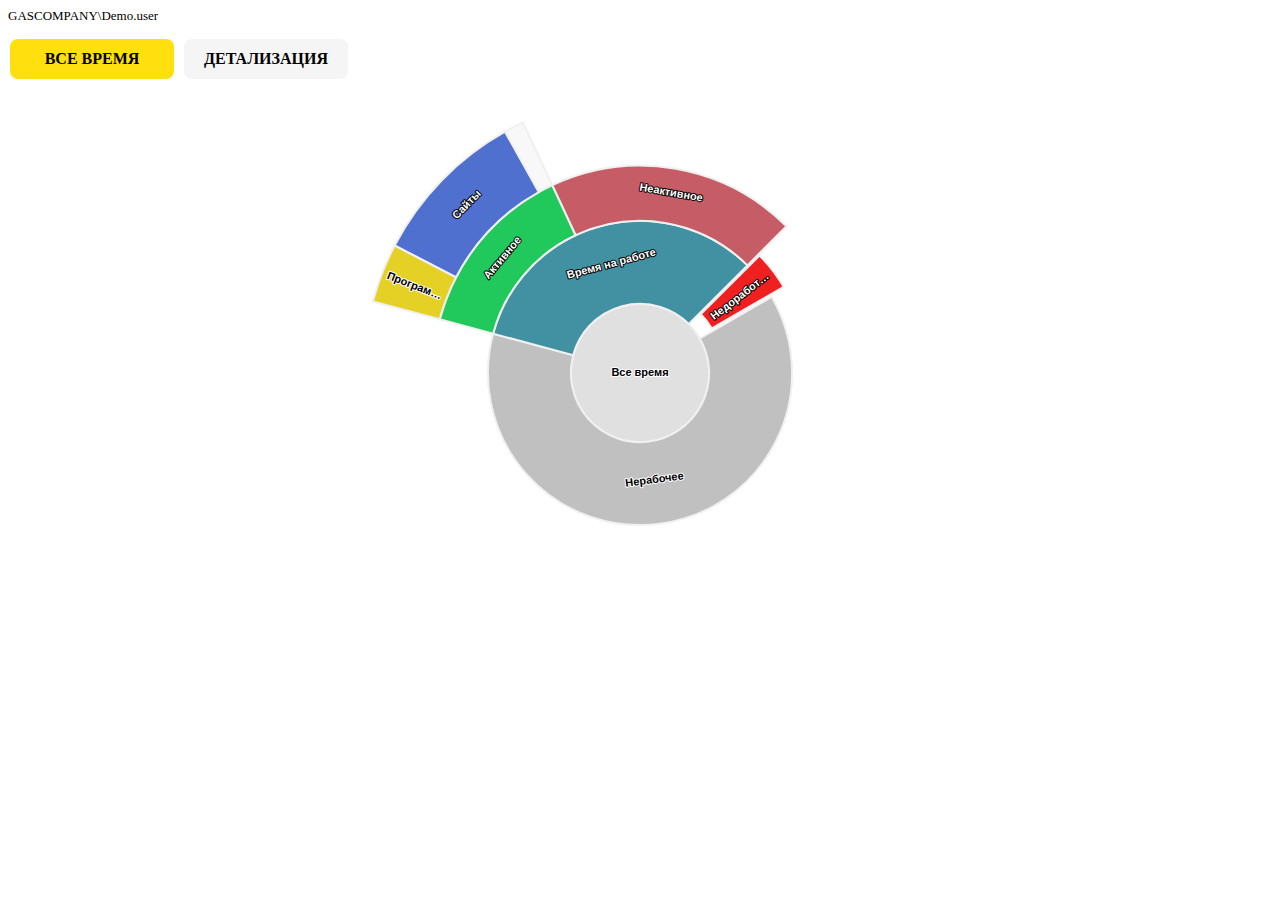
<file: demo9/boffline/demos/consreport/38.2.html>
<!DOCTYPE HTML PUBLIC "-//W3C//DTD HTML 4.0 Transitional//EN">
<html>
<head>
<title>ВСЕ ВРЕМЯ</title>
<meta http-equiv="Content-Type" content="text/html; charset=utf-8">
<style type="text/css">
td.mainmenu {
cursor:pointer;
width:150px;
height:40px;
border:0;
border-radius:8px;
padding:7px;
background:#f5f5f5;
font-weight:bold;
text-align:center;
vertical-align:middle;
white-space:nowrap;
}
td.mainmenu a {
text-decoration:none;
color:black;
}
td.selected {
background:#FFE00E;
}
body { background:white; }
</style>
</head>
<body onload="Init(1)">
<font face="verdana" size=2>
<p>GASCOMPANY\Demo.user</p>
<table><tr><td class="mainmenu selected" onclick="location.href='38.2.html'"><a href="38.2.html">ВСЕ ВРЕМЯ</a></td><td style="border:0;padding:0;width:6px;">&nbsp;</td><td class="mainmenu" onclick="location.href='index.htm'"><a href="index.htm">ДЕТАЛИЗАЦИЯ</a></td></tr></table>
<script type="text/javascript" src="../../../js/highcharts.js"></script>
<script type="text/javascript" src="../../../js/sunburst.js"></script>
<script type="text/javascript" src="38.datas.js"></script>
<script type="text/javascript" src="38.consreport.js"></script>
</font>
</body>
</html>
</file>
<file: demo9/boffline/demos/analytics/gen_analytics.css>
*{cursor:default;margin:0;padding:0}a,body,button,input,li,p,ul{color:#4b4b4d;font-family:Arial,Helvetica,sans-serif;font-size:1rem;line-height:120%}li,ul{line-height:140%}.none{display:none}.st-text_bold{font-weight:700}.st-text_margin{margin:.5rem 0}.st-text_uppercase{text-transform:uppercase}.st-text_underline{text-decoration:underline}.st-text_line-height{line-height:130%}button,div,input,li,p,select,ul{-ms-user-select:none;-moz-user-select:none;-khtml-user-select:none;-webkit-user-select:none}@media screen and (min-width:320px){html{font-size:75%}}@media screen and (min-width:400px){html{font-size:75%}}@media screen and (min-width:550px){html{font-size:80%}}@media screen and (min-width:700px){html{font-size:85%}}@media screen and (min-width:850px){html{font-size:90%}}@media screen and (min-width:1000px){html{font-size:95%}}@media screen and (min-width:1260px){html{font-size:100%}}@media print{*,:after,:before{-webkit-box-shadow:none;box-shadow:none;color:#000;text-shadow:none}body,html{height:297mm;width:210mm}@page{margin:20mm 10mm 20mm 20mm}.st-menu,.st-page-separator,.st-table__filter{display:none!important}.st-page,.st-page__header{left:0!important;width:100%!important}.st-page__header{position:relative!important}.st-page__content{padding:1rem 0 2rem!important}.st-top{border:1px solid #e4e4e4!important}.st-canvas,.st-charts,.st-charts__icons,.st-page-info__elements,.st-table__row,.st-top,canvas{page-break-inside:avoid!important}}.st-popup{-webkit-box-pack:center;-ms-flex-pack:center;-webkit-box-align:center;-ms-flex-align:center;align-items:center;background:#ececec;display:-webkit-box;display:-ms-flexbox;display:flex;height:100%;justify-content:center;position:fixed;width:100%}.st-popup__title{background:#fff;border-radius:.6rem;font-size:1.2rem;line-height:120%;padding:2rem;width:21rem}.st-menu__section_top{border-top:1px solid #d6d6d6;-webkit-box-sizing:border-box;box-sizing:border-box;margin-top:1.5rem;padding-top:1.25rem}.st-menu__box{background:#fff;border-radius:.4rem;cursor:pointer;display:block;height:auto;margin:1rem 0;padding:.5rem 0;position:relative;width:100%}.st-menu__box:hover .st-menu__box-close,.st-menu__icon-arrow{display:-webkit-box;display:-ms-flexbox;display:flex}.st-menu__icon-arrow{-webkit-box-pack:center;-ms-flex-pack:center;-webkit-box-align:center;-ms-flex-align:center;align-items:center;height:100%;justify-content:center;left:.25rem;position:absolute;top:0;width:1.2rem}.st-icon_hover:hover .st-info__hover{-webkit-animation:show .25s .75s 1;animation:show .25s .75s 1;-webkit-animation-fill-mode:forwards;animation-fill-mode:forwards;display:-webkit-box!important;display:-ms-flexbox!important;display:flex!important;font-size:.75rem;line-height:120%;opacity:0;padding:.5rem;text-align:center;top:3rem;width:80%}@-webkit-keyframes show{0%{opacity:0}to{opacity:1}}@keyframes show{0%{opacity:0}to{opacity:1}}.st-icon__svg-arrow{height:auto;position:relative;width:50%}.st-icon__svg-home{height:auto;width:100%}.st-icon__svg-clear-settings{height:auto;width:80%}.st-icon__svg-arrow,.st-icon__svg-arrow path,.st-icon__svg-arrow svg,.st-icon__svg-clear-settings,.st-icon__svg-clear-settings path,.st-icon__svg-home,.st-icon__svg-home path,.st-icon__svg-home svg{cursor:pointer}.st-icon_rotate,[data-rotate]{-webkit-transform:rotate(180deg);transform:rotate(180deg)}.st-menu__title-text{-webkit-box-sizing:border-box;box-sizing:border-box;cursor:pointer;display:block;font-size:.75rem;padding:0 1.4rem;position:relative;width:100%}.st-menu__box-title,.st-menu__li-title{background:hsla(0,0%,100%,.749);display:block;font-weight:700;height:auto;left:0;position:relative;text-align:center;top:0;width:calc(100% - 1rem)}.st-menu__box-title{margin:0 .5rem}.st-menu__li-title{margin:.5rem}.st-menu__box-title:hover,.st-menu__li-title:hover{fill:#fff;background:#f1615d;border-radius:.35rem;color:#fff}.st-menu__box-rating{-webkit-box-pack:center;-ms-flex-pack:center;-webkit-box-align:center;-ms-flex-align:center;align-items:center;border-radius:50%;-webkit-box-sizing:border-box;box-sizing:border-box;color:#fff;display:-webkit-box;display:-ms-flexbox;display:flex;font-size:.65rem;height:1.25rem;justify-content:center;line-height:120%;padding:.2rem;position:absolute;right:.25rem;top:.25rem;width:1.25rem}.st-menu__section-header{color:#777;font-size:.75rem;text-align:center;text-transform:uppercase}.st-menu__section-boxs{height:100%;padding-bottom:1rem;width:100%}.st-menu__button{border:1px solid #e6e6e6;border-radius:.4rem;-webkit-box-sizing:border-box;box-sizing:border-box;cursor:pointer;font-size:.75rem;list-style:none;margin:0 .5rem;padding:.5rem;text-align:center}.st-menu__button:hover{background:#f1615d;color:#fff}.st-menu__border{position:absolute;width:1px;z-index:1}.st-menu__ul{list-style-type:none;margin:0 .5rem;position:relative;z-index:1}.st-menu__li{margin:.5rem 1rem;padding:.5rem .25rem}.st-menu__li:hover{fill:#fff;background:#f1615d;color:#fff}.st-menu__li-active{-webkit-box-sizing:content-box;box-sizing:content-box;padding:.25rem 0 .5rem}.st-menu__li_button{border:1px solid #e6e6e6;border-radius:.4rem;-webkit-box-sizing:border-box;box-sizing:border-box;cursor:pointer;font-size:.75rem;list-style:none;padding:.5rem;text-align:center}.st-menu__li-active>header{-webkit-box-shadow:0 0 .65rem #dedede;box-shadow:0 0 .65rem #dedede}.st-menu__li-header{margin:.25rem .5rem;position:relative}.st-info__hover{-webkit-box-pack:center;-ms-flex-pack:center;-webkit-box-align:center;-ms-flex-align:center;align-items:center;background:#fff;border-radius:.35rem;-webkit-box-shadow:0 0 1rem #ccc;box-shadow:0 0 1rem #ccc;-ms-flex-wrap:wrap;flex-wrap:wrap;height:auto;justify-content:center;overflow:hidden;position:absolute;top:2.5rem;width:20rem;z-index:500;z-index:1e+41}.st-menu__icon-home{background:#fff;border-radius:.4rem;cursor:pointer;height:1.3rem;margin:0 .25rem;padding:.4rem;width:1.3rem}.st-menu__icon-home:hover{-webkit-box-shadow:0 0 .75rem #d0d0d0;box-shadow:0 0 .75rem #d0d0d0;-webkit-transition:.25s;transition:.25s}.st-menu__icon-arrow-vertical{-webkit-box-pack:center;-ms-flex-pack:center;-webkit-box-align:center;-ms-flex-align:center;align-items:center;background:#fff;border-radius:.4rem;cursor:pointer;display:-webkit-box;display:-ms-flexbox;display:flex;height:1.3rem;justify-content:center;margin:0 .25rem;padding:.4rem;-webkit-transition:.25s;transition:.25s;width:1.3rem}.st-menu__icon-arrow-vertical:hover{-webkit-box-shadow:0 0 .75rem #d0d0d0;box-shadow:0 0 .75rem #d0d0d0;-webkit-transition:.25s;transition:.25s}.st-menu__icon-arrow-vertical svg{height:auto;width:40%}.st-menu__icon-arrow-vertical path,.st-menu__icon-arrow-vertical svg{cursor:pointer}.st-menu__icon-clear-settings{-webkit-box-pack:center;-ms-flex-pack:center;-webkit-box-align:center;-ms-flex-align:center;align-items:center;background:#fff;border-radius:.4rem;cursor:pointer;display:-webkit-box;display:-ms-flexbox;display:flex;height:1.3rem;justify-content:center;margin:0 .25rem;padding:.4rem;width:1.3rem}.st-menu__icon-clear-settings:hover{-webkit-box-shadow:0 0 .75rem #d0d0d0;box-shadow:0 0 .75rem #d0d0d0;-webkit-transition:.25s;transition:.25s}.st-menu__nav{display:-webkit-box;display:-ms-flexbox;display:flex;-ms-flex-wrap:wrap;flex-wrap:wrap;height:auto;left:.5rem;margin-bottom:1rem;padding:.5rem 0;position:fixed;top:0;width:100%;width:calc(286px - 1rem);z-index:10000000000000000}.st-menu__box-close,.st-menu__nav{-webkit-box-pack:center;-ms-flex-pack:center;-webkit-box-align:center;-ms-flex-align:center;align-items:center;justify-content:center}.st-menu__box-close{background:#fff;border-radius:50%;-webkit-box-shadow:0 0 .25rem #d0d0d0;box-shadow:0 0 .25rem #d0d0d0;cursor:pointer;display:none;font-weight:700;height:1.15rem;position:absolute;right:-.5rem;top:-.5rem;width:1.1rem;z-index:50}.st-menu__box-close:hover{background:#efefef}.st-menu__box-close svg{height:.6rem;position:relative;width:.6rem}.st-menu__box-close path,.st-menu__box-close svg{cursor:pointer}.st-page__content{-webkit-box-sizing:border-box;box-sizing:border-box;height:100%;width:100%}.st-page__content_padding{padding:3rem 5% 2rem}.st-page-info__h1{color:grey;font-size:.75rem;margin-bottom:.5rem}.st-page-info__h2{color:#d0504b;font-size:1.6rem;font-weight:700}.st-page-info__header{-webkit-box-pack:center;-ms-flex-pack:center;-webkit-box-align:center;-ms-flex-align:center;-webkit-box-orient:vertical;-webkit-box-direction:normal;align-items:center;-webkit-box-sizing:border-box;box-sizing:border-box;display:-webkit-box;display:-ms-flexbox;display:flex;-ms-flex-direction:column;flex-direction:column;height:auto;justify-content:center;margin-bottom:3rem;padding:.5rem;text-align:center;width:100%}.st-box{border:1px solid #efefef;height:auto;margin:2rem auto}.st-box,.st-box__header{border-radius:.5rem;-webkit-box-sizing:border-box;box-sizing:border-box;padding:1rem;width:100%}.st-box__header{color:#7e7e7e;font-size:1rem;text-align:center}.st-page__elements{-webkit-box-orient:vertical;-webkit-box-direction:normal;-webkit-box-align:center;-ms-flex-align:center;align-items:center;-ms-flex-direction:column;flex-direction:column}.st-page-info__elements,.st-page__elements{-webkit-box-pack:center;-ms-flex-pack:center;display:-webkit-box;display:-ms-flexbox;display:flex;justify-content:center;margin:3rem 0}.st-page-info__elements{-ms-flex-wrap:wrap;flex-wrap:wrap}.st-table__section{height:100%;width:100%}.st-table__row{-webkit-box-pack:justify;-ms-flex-pack:justify;-webkit-box-align:center;-ms-flex-align:center;align-items:center;background:#fff;border:1px solid #e4e4e4;border-radius:.35rem;-webkit-box-sizing:border-box;box-sizing:border-box;display:-webkit-box;display:-ms-flexbox;display:flex;-ms-flex-wrap:wrap;flex-wrap:wrap;justify-content:space-between;margin:.5rem 0;padding:.5rem 0;position:relative;width:100%}.st-table__row:hover{-webkit-box-shadow:0 0 1.25rem #ccc;box-shadow:0 0 1.25rem #ccc;-webkit-transition:.25s;transition:.25s}.st-table__id{-webkit-box-pack:center;-ms-flex-pack:center;-webkit-box-align:center;-ms-flex-align:center;align-items:center;color:#6d6d6d;display:-webkit-box;display:-ms-flexbox;display:flex;-ms-flex-wrap:wrap;flex-wrap:wrap;font-size:.75rem;justify-content:center;width:4%}.st-no-data{color:#cacaca}.st-table__users{-webkit-box-pack:center;-ms-flex-pack:center;-webkit-box-orient:vertical;-webkit-box-direction:normal;-webkit-box-align:start;-ms-flex-align:start;align-items:flex-start;display:-webkit-box;display:-ms-flexbox;display:flex;-ms-flex-direction:column;flex-direction:column;-ms-flex-wrap:wrap;flex-wrap:wrap;height:100%;justify-content:center;margin:.35rem .5% .35rem 0;position:relative;width:21%}.st-table__users-title{color:#6d6d6d;font-size:.75rem;width:100%}.st-table__users-subtitle{font-size:.85rem;margin:.25rem 0 0;width:100%}.st-table__departments{-webkit-box-pack:center;-ms-flex-pack:center;-webkit-box-orient:vertical;-webkit-box-direction:normal;-webkit-box-align:start;-ms-flex-align:start;word-wrap:break-word;align-items:flex-start;display:-webkit-box;display:-ms-flexbox;display:flex;-ms-flex-direction:column;flex-direction:column;-ms-flex-wrap:wrap;flex-wrap:wrap;height:100%;justify-content:center;margin:.35rem .5% .35rem 0;position:relative;width:21%}.st-table__departments-subtitle,.st-table__departments-title{font-size:.85rem;margin:.25rem 0 0;width:100%}.st-table__departments-subtitle{color:#6d6d6d}.st-table__line{-webkit-box-pack:start;-ms-flex-pack:start;-webkit-print-color-adjust:exact;border:1px solid #eeeeef;display:-webkit-box;display:-ms-flexbox;display:flex;height:1rem;justify-content:flex-start;width:100%}.st-table__line_active{-webkit-print-color-adjust:exact;height:100%;position:relative;-webkit-transition:1s;transition:1s;width:0}.st-table__line_border{bottom:0;height:2.2rem;position:absolute;right:0;width:2px}.st-table__line-mean{-webkit-box-sizing:content-box;box-sizing:content-box;height:1rem;position:relative;width:100%}.st-table__line-mean_active{-webkit-print-color-adjust:exact;background:#ffb61f;height:100%;position:relative;width:0;z-index:999}.st-table__line-mean_border{background:#ffb61f;bottom:0;position:absolute;width:2px}.st-table__time{-webkit-print-color-adjust:exact!important;color:#156dab;color-adjust:exact!important;display:-webkit-box;display:-ms-flexbox;display:flex;font-size:1rem;font-weight:700;left:4px;position:relative;top:-1.3rem;width:0}.st-table__time-mean{bottom:0;color:#926a18;font-size:.7rem;font-weight:400;padding:0 .2rem;position:absolute;width:0}.st-table__time-mean,.st-table__value{-webkit-box-align:center;-ms-flex-align:center;align-items:center;display:-webkit-box;display:-ms-flexbox;display:flex}.st-table__value{-webkit-box-pack:center;-ms-flex-pack:center;cursor:pointer;-ms-flex-wrap:wrap;flex-wrap:wrap;height:100%;justify-content:center;margin:.35rem 6.5% .35rem 2%;position:relative;width:24.5%}.st-table__value-row{-webkit-box-align:center;-ms-flex-align:center;-webkit-box-pack:left;-ms-flex-pack:left;align-items:center;display:-webkit-box;display:-ms-flexbox;display:flex;height:auto;justify-content:left;position:relative;width:100%}.st-table__value_padding{padding:0 .05rem;text-transform:none}.st-table__zero{bottom:-140%;left:50%;position:absolute;-webkit-transform:translate(-50%,-50%);transform:translate(-50%,-50%)}.st-table__zero-title{font-size:.65rem;position:absolute}.st-table__zero-line,.st-table__zero-title{left:50%;-webkit-transform:translateX(-50%);transform:translateX(-50%)}.st-table__zero-line{--color:#bfd5f3;border-left:1px dashed var(--color);border-right:1px dashed var(--color);height:2.4rem;position:relative;width:0}.st-table__line-negative{-webkit-box-pack:center;-ms-flex-pack:center;-webkit-box-align:start;-ms-flex-align:start;align-items:flex-start;display:-webkit-box;display:-ms-flexbox;display:flex;justify-content:center;width:100%}.st-table__line-negative-min{-webkit-box-pack:end;-ms-flex-pack:end;-webkit-box-align:center;-ms-flex-align:center;-webkit-print-color-adjust:exact;align-items:center;background:#f0f6ff;border:1px solid #eeeeef;-webkit-box-sizing:content-box;box-sizing:content-box;display:-webkit-box;display:-ms-flexbox;display:flex;height:100%;justify-content:flex-end;width:50%}.st-table__line-negative-min_active{-webkit-print-color-adjust:exact;background:#62beff;height:100%;position:relative;-webkit-transition:1s;transition:1s;width:100%}.st-table__line-negative-max{-webkit-box-pack:start;-ms-flex-pack:start;-webkit-print-color-adjust:exact;background:#f0f6ff;border:1px solid #eeeeef;-webkit-box-sizing:content-box;box-sizing:content-box;display:-webkit-box;display:-ms-flexbox;display:flex;height:100%;justify-content:flex-start;width:50%}.st-table__line-negative-max_active{-webkit-print-color-adjust:exact;background:#62beff;height:100%;position:relative;-webkit-transition:1s;transition:1s;width:100%}.st-table__line-negative-max_border{background:#62beff;bottom:0;position:absolute;right:0;width:2px;z-index:999}.st-table__line-negative-min_border{background:#62beff;bottom:0;left:0;position:absolute;width:2px;z-index:999}.st-table__line-negative-max-text{text-align:right}.st-table__line-negative-max-text,.st-table__line-negative-min-text{color:#156dab;display:-webkit-box;display:-ms-flexbox;display:flex;font-weight:700;left:5px;position:relative;width:0}.st-table__line-negative-min-text{text-align:left}.st-table__line-mean-negative{color:#926a18;display:-webkit-box;display:-ms-flexbox;display:flex;font-weight:400;position:relative;width:100%}.st-table__line-mean-time{display:-webkit-box;display:-ms-flexbox;display:flex;width:50%}.st-table__signature{font-size:.75rem;font-weight:400;margin:.25rem auto 0;max-width:100%;width:50%}.st-table__line-deviation{-webkit-box-pack:center;-ms-flex-pack:center;-webkit-box-align:start;-ms-flex-align:start;align-items:flex-start;justify-content:center;margin:1.5rem 0 .25rem;width:100%}.st-table__line-deviation,.st-table__line-deviation-min{display:-webkit-box;display:-ms-flexbox;display:flex;height:1rem}.st-table__line-deviation-min{-webkit-box-pack:end;-ms-flex-pack:end;-webkit-box-align:center;-ms-flex-align:center;-webkit-print-color-adjust:exact!important;align-items:center;background:#fff3da;border:1px solid #ffe9ba;-webkit-box-sizing:content-box;box-sizing:content-box;justify-content:flex-end;width:50%}.st-table__line-deviation-min_active{-webkit-print-color-adjust:exact!important;background:#ffb61f;height:100%;position:relative;-webkit-transition:1s;transition:1s;width:100%}.st-table__line-deviation-max{-webkit-box-pack:start;-ms-flex-pack:start;-webkit-print-color-adjust:exact!important;background:#fff3da;border:1px solid #ffe9ba;-webkit-box-sizing:content-box;box-sizing:content-box;display:-webkit-box;display:-ms-flexbox;display:flex;height:1rem;justify-content:flex-start;width:50%}.st-table__line-deviation-max_active{-webkit-print-color-adjust:exact!important;background:#ffb61f;height:100%;position:relative;-webkit-transition:1s;transition:1s;width:100%}.st-table__line-deviation-max_border{background:#ffb61f;bottom:0;height:2.35rem;position:absolute;right:0;width:2px}.st-table__line-deviation-min_border{background:#ffb61f;bottom:0;height:2.35rem;left:0;position:absolute;width:2px}.st-table__line-deviation-text{color:#926a18;font-size:1rem;font-weight:700;left:5px;position:relative;text-align:right;top:-1.3rem;width:0}.st-table__deviation-text{color:#926a18;font-size:.7rem;font-weight:400;padding:.2rem;width:auto}.st-table__deviation{cursor:pointer;height:100%;padding:.35rem 6% .35rem 0;width:25%}.st-table__deviation,.st-table__deviation_text{-webkit-box-align:center;-ms-flex-align:center;-webkit-box-pack:justify;-ms-flex-pack:justify;align-items:center;display:-webkit-box;display:-ms-flexbox;display:flex;-ms-flex-wrap:wrap;flex-wrap:wrap;justify-content:space-between;position:relative}.st-table__deviation_text{width:100%}.st-table__rating{-webkit-box-orient:vertical;-webkit-box-direction:normal;-ms-flex-direction:column;flex-direction:column;width:10%}.st-table__rating,.st-table__rating-status{-webkit-box-pack:center;-ms-flex-pack:center;-webkit-box-align:center;-ms-flex-align:center;align-items:center;display:-webkit-box;display:-ms-flexbox;display:flex;justify-content:center}.st-table__rating-status{-webkit-print-color-adjust:exact!important;background:#cacaca;border-radius:50%;color:#fff;font-size:1rem;height:2.2rem;margin-bottom:.5rem;width:2.2rem}.st-table__rating-title{-webkit-box-sizing:border-box;box-sizing:border-box;color:#926a18;font-size:.7rem;font-weight:400;line-height:100%;padding:.2rem;text-align:center;width:100%}.st-click{cursor:pointer;height:100%;left:0;position:absolute;top:0;width:100%;z-index:50}.st-table__header .st-table__text{cursor:pointer;position:relative}.st-table__icon{height:auto;padding-left:.5rem;width:.8rem}.st-table__icon svg{height:.8rem;width:.8rem}.st-table__header-users{-webkit-box-align:start;-ms-flex-align:start;-webkit-box-pack:start;-ms-flex-pack:start;align-items:flex-start;cursor:pointer;display:-webkit-box;display:-ms-flexbox;display:flex;-ms-flex-wrap:wrap;flex-wrap:wrap;height:100%;justify-content:flex-start;margin:.35rem .5% .35rem 0;position:relative;width:21%}.st-info__icon{-webkit-box-pack:center;-ms-flex-pack:center;-webkit-box-align:center;-ms-flex-align:center;align-items:center;display:-webkit-inline-box;display:-ms-inline-flexbox;display:inline-flex;height:auto;justify-content:center;margin:0 .5rem;position:relative;width:auto}.st-info__icon svg{height:.8rem;width:.8rem}.st-info__icon:hover circle,.st-info__icon:hover path{fill:#e22424}.st-info__icon:hover .st-info__hover{display:-webkit-box!important;display:-ms-flexbox!important;display:flex!important}.st-info__row{-webkit-box-pack:start;-ms-flex-pack:start;-webkit-box-align:center;-ms-flex-align:center;align-items:center;-webkit-box-sizing:border-box;box-sizing:border-box;display:-webkit-box;display:-ms-flexbox;display:flex;-ms-flex-wrap:wrap;flex-wrap:wrap;justify-content:flex-start;padding:3%;width:100%}.st-info__text{color:#000;display:-webkit-inline-box;display:-ms-inline-flexbox;display:inline-flex;font-size:.8rem;width:80%}.st-info__line{background:#f1f1f1;display:inline-block;height:1rem;margin-right:3%;width:15%}.st-table__header-value{margin:.35rem 4%;width:25%}.st-table__header-deviation,.st-table__header-value{-webkit-box-align:center;-ms-flex-align:center;-webkit-box-pack:center;-ms-flex-pack:center;align-items:center;cursor:pointer;display:-webkit-box;display:-ms-flexbox;display:flex;-ms-flex-wrap:wrap;flex-wrap:wrap;height:100%;justify-content:center;position:relative}.st-table__header-deviation{margin:.35rem 1%;width:29%}.st-table__header-rating__icon{-webkit-box-pack:center;-ms-flex-pack:center;-webkit-box-align:center;-ms-flex-align:center;-webkit-print-color-adjust:exact;align-items:center;background:#ea0000;border-radius:500px;cursor:pointer;display:-webkit-inline-box;display:-ms-inline-flexbox;display:inline-flex;height:.7rem;justify-content:center;margin:0 0 0 .5rem;padding:.2rem;position:relative;width:.7rem}.st-table__header-rating__icon-text{color:#fff;cursor:pointer;font-size:.75rem;line-height:100%;text-transform:uppercase}.st-table__header-rating__icon-hover{background:#ea0000;border-radius:.35rem;bottom:120%;color:#fff;cursor:pointer;display:none;font-size:.75rem;font-weight:700;left:50%;line-height:100%;padding:.35rem .5rem;position:absolute;text-align:center;text-transform:none;-webkit-transform:translate(-50%);transform:translate(-50%)}.st-table__header-rating__icon:hover .st-table__header-rating__icon-hover{display:block}.st-button{border-radius:.35rem;color:#fff;cursor:pointer;display:inline-block;line-height:120%;margin:.5rem;padding:.25rem .5rem}.st-button,.st-button:hover{-webkit-transition:.2s;transition:.2s}.st-button:hover{opacity:.85}.st-info__text2{display:block}.st-info__title{background:#efefef;border-radius:.25rem;-webkit-box-sizing:border-box;box-sizing:border-box;color:#777;display:block;font-size:.8rem;font-weight:700;padding:.5rem;text-align:center;width:100%}.st-table__header-rating{-webkit-box-pack:center;-ms-flex-pack:center;-webkit-box-align:center;-ms-flex-align:center;align-items:center;display:-webkit-box;display:-ms-flexbox;display:flex;-ms-flex-wrap:wrap;flex-wrap:wrap;height:100%;justify-content:center;width:10%}.st-table__header-rating:hover .st-table__text{color:#e22424;position:relative}.st-table__header{-webkit-box-pack:justify;-ms-flex-pack:justify;-webkit-box-align:center;-ms-flex-align:center;align-items:center;background:#fff;border:1px solid #e4e4e4;border-radius:.35rem;-webkit-box-sizing:border-box;box-sizing:border-box;display:-webkit-box;display:-ms-flexbox;display:flex;-ms-flex-wrap:wrap;flex-wrap:wrap;justify-content:space-between;margin:.5rem 0;padding:.5rem 0;width:100%}.st-table__header_active .st-table__icon div,.st-table__header_active .st-table__icon path,.st-table__header_active .st-table__icon svg{cursor:pointer}.st-table__header_active:hover{color:#e22424}.st-table__header_active:hover .st-table__icon svg{fill:#e22424}.st-table{-webkit-box-pack:start;-ms-flex-pack:start;-webkit-box-align:center;-ms-flex-align:center;align-items:center;-webkit-box-sizing:border-box;box-sizing:border-box;display:-webkit-box;display:-ms-flexbox;display:flex;-ms-flex-wrap:wrap;flex-wrap:wrap;justify-content:flex-start;padding:2rem 0 1rem;width:100%}.st-info__pop-up-text{background:#ffffe2;border-radius:.5rem;-webkit-box-shadow:0 0 1.25rem #ccc;box-shadow:0 0 1.25rem #ccc;display:none;font-size:1rem;font-weight:400;padding:1rem;position:absolute;top:0;width:20rem;z-index:1e+31}.st-info__pop-up{border-radius:.35rem;display:inline-block;height:.9rem;margin:0 .5rem;opacity:.5;position:relative;width:.9rem}.st-info__pop-up:hover{opacity:1}.st-info__pop-up:hover .st-info__pop-up-text{display:block}.st-info__pop-up svg{height:auto;width:100%}.st-table__title{font-size:1.2rem}.st-table__subtitle,.st-table__title{font-weight:400;margin:0 0 1rem;text-align:left;width:100%}.st-table__subtitle{-webkit-box-sizing:border-box;box-sizing:border-box;color:#777;font-size:1rem;padding-right:20%}.st-option{color:#000}.st-option:checked{color:#f1615d;font-weight:700}.st-label{color:#767676;font-size:.75rem;font-weight:400;line-height:120%;text-align:center}.st-info__text-center{display:block;font-size:.8rem;text-align:center;width:100%}.st-info__text-center,.st-select{-webkit-box-sizing:border-box;box-sizing:border-box;color:#000;padding:.5rem}.st-select{--border:1px solid #cecece;background:#fff;border:var(--border);border-radius:.25rem;font-size:.85rem;margin:.25rem 0}.st-select__wrapper{width:100%}.st-search__input{border:1px solid #cecece;-webkit-box-sizing:border-box;box-sizing:border-box;font-size:.95rem;padding:.5rem .25rem .5rem 1.9rem;width:100%}.st-search__icon,.st-search__input{background:#fff;border-radius:.25rem}.st-search__icon{height:calc(100% - 4px);left:2px;padding-right:1rem;position:absolute;top:2px;width:calc(1rem - 4px)}.st-search__icon svg{height:auto;left:50%;position:absolute;top:50%;-webkit-transform:translate(-50%,-50%);transform:translate(-50%,-50%);width:50%}.st-search{height:auto;position:relative;width:20rem}.st-table__filter{-ms-flex-wrap:wrap;flex-wrap:wrap}.st-table__filter,.st-table__filter-row{-webkit-box-pack:justify;-ms-flex-pack:justify;-webkit-box-align:center;-ms-flex-align:center;align-items:center;display:-webkit-box;display:-ms-flexbox;display:flex;justify-content:space-between;padding:.75rem 0;width:100%}.st-img{height:auto;width:100%}.st-photo__user{-webkit-box-pack:center;-ms-flex-pack:center;-webkit-box-align:center;-ms-flex-align:center;align-items:center;border-radius:100rem;display:-webkit-box;display:-ms-flexbox;display:flex;height:10rem;justify-content:center;margin:0 1rem;overflow:hidden;width:10rem}.st-photo__user svg{fill:#d0d0d0;display:inline-block;height:auto;width:100%}.st-user__title{font-weight:700;line-height:100%;margin:0 0 .5rem;max-width:25rem;text-transform:uppercase}@media screen and (min-width:0px){.st-user__title{font-size:2rem}}@media screen and (min-width:1000px){.st-user__title{font-size:2.75rem}}@media screen and (min-width:1350px){.st-user__title{font-size:3rem}}.st-user__subtitle{word-wrap:break-word;color:#a5a5a5;font-size:1.3rem;margin:1.1rem 0 0}.st-user__header{font-size:1rem;line-height:120%;margin:.5rem 2rem 3.5rem}@media screen and (max-width:1350px){.st-user__header{margin:0 0 2rem 1rem}}.st-page-user__box-header{-webkit-box-sizing:border-box;box-sizing:border-box;display:-webkit-box;display:-ms-flexbox;display:flex;-ms-flex-wrap:wrap;flex-wrap:wrap}@media screen and (min-width:0px){.st-page-user__box-header{-webkit-box-pack:center;-ms-flex-pack:center;justify-content:center;padding:4rem 0 0;width:100%}}@media screen and (min-width:1350px){.st-page-user__box-header{-webkit-box-pack:end;-ms-flex-pack:end;justify-content:flex-end;padding:4rem 2rem 0 0;width:18rem}}@media print{.st-page-user__box-header{-webkit-box-pack:center;-ms-flex-pack:center;justify-content:center;padding:4rem 0 0;width:100%}}.st-page-user__box-section{background:#fff;border-radius:.4rem;-webkit-box-shadow:0 0 .5rem #e0e0e0;box-shadow:0 0 .5rem #e0e0e0;-webkit-box-sizing:border-box;box-sizing:border-box;margin:2rem 0;padding:2rem}@media screen and (min-width:0px){.st-page-user__box-section{width:100%}}@media screen and (min-width:1350px){.st-page-user__box-section{width:calc(100% - 18rem)}}@media print{.st-page-user__box-section{width:100%}}.st-page-user__box{-webkit-box-pack:center;-ms-flex-pack:center;background:#f7f7f7;-webkit-box-sizing:border-box;box-sizing:border-box;display:-webkit-box;display:-ms-flexbox;display:flex;-ms-flex-wrap:wrap;flex-wrap:wrap;justify-content:center;overflow:hidden;padding:0 2rem}.st-page-user__title{font-size:1.2rem;line-height:140%;margin:0 0 .5rem;position:relative;text-transform:uppercase}.st-page-user__title .st-table__value_padding{padding:0}@media screen and (max-width:1350px){.st-page-user__box-header .st-page-user__title{text-align:center!important;width:100%}}@media print{.st-page-user__box-header .st-page-user__title{text-align:center!important;width:100%}}.st-page-user__subtitle{font-size:.85rem;line-height:160%;margin:.25rem 0 0}.st-page-user__subtitle_block{display:inline-block;margin-bottom:.5rem}@media screen and (max-width:1350px){.st-page-user__box-header .st-page-user__subtitle{text-align:center!important}}@media print{.st-page-user__box-header .st-page-user__subtitle{text-align:center!important}}.st-page-user__icon{left:-2.9rem;position:absolute;top:-.3rem}.st-page-user__icon,.st-page-user__icon svg{height:2.2rem;width:2.2rem}.st-page-user__text{line-height:120%}.st-page-user__value{width:100%}@media screen and (max-width:1350px){.st-page-user__value{margin:2rem auto 1.5rem}}.st-container{background:#fff;-webkit-box-sizing:border-box;box-sizing:border-box;display:-webkit-box;display:-ms-flexbox;display:flex;-ms-flex-wrap:wrap;flex-wrap:wrap}@media screen and (max-width:1350px){.st-container{margin:auto!important}}.st-page-user__time{-webkit-box-orient:vertical;-webkit-box-direction:normal;background:#fff;border-radius:.4rem;-webkit-box-shadow:0 0 .5rem #e4e4e4;box-shadow:0 0 .5rem #e4e4e4;-webkit-box-sizing:border-box;box-sizing:border-box;-ms-flex-direction:column;flex-direction:column;margin:2rem 0;padding:1rem}.st-page-user__time,.st-page-user__time_box{-webkit-box-align:center;-ms-flex-align:center;align-items:center;display:-webkit-box;display:-ms-flexbox;display:flex;width:100%}.st-page-user__time_box{-webkit-box-pack:justify;-ms-flex-pack:justify;justify-content:space-between}.st-page-user__info{word-wrap:break-word;-webkit-box-sizing:border-box;box-sizing:border-box;padding:1rem 2.5rem;width:100%}@media screen and (max-width:1350px){.st-page-user__box-header .st-page-user__info{max-width:80%!important}}@media print{.st-page-user__box-header .st-page-user__info{max-width:80%!important}}.st-page-user__container{-ms-flex-pack:distribute;display:-webkit-box;display:-ms-flexbox;display:flex;-ms-flex-wrap:wrap;flex-wrap:wrap;justify-content:space-around;padding:1rem 0;width:100%}.st-rating__icons{display:-webkit-inline-box;display:-ms-inline-flexbox;display:inline-flex}.st-charts__icon,.st-rating__icons{-webkit-box-pack:center;-ms-flex-pack:center;-webkit-box-align:center;-ms-flex-align:center;align-items:center;-ms-flex-wrap:wrap;flex-wrap:wrap;justify-content:center}.st-charts__icon{background:#efefef;border:2px solid #d4d4d4;border-radius:.5rem;cursor:pointer;display:-webkit-box;display:-ms-flexbox;display:flex;height:2rem;margin:.25rem;width:2rem}.st-charts__icon svg{fill:#616161;height:auto;width:50%}.st-charts__icon path,.st-charts__icon polygon,.st-charts__icon svg{cursor:pointer}.st-charts__icon:hover,.st-charts__icon_active{border:2px solid #000}.st-charts__icon:hover,.st-charts__icon_active svg{fill:#4b4b4d}.st-charts__icons{-webkit-box-pack:center;-ms-flex-pack:center;-webkit-box-align:center;-ms-flex-align:center;align-items:center;display:-webkit-box;display:-ms-flexbox;display:flex;-ms-flex-wrap:wrap;flex-wrap:wrap;justify-content:center;margin:0 .25rem 2rem}.st-canvas{height:auto!important;width:100%!important}.st-charts{-webkit-box-pack:center;-ms-flex-pack:center;-webkit-box-align:center;-ms-flex-align:center;align-items:center;-webkit-box-sizing:border-box;box-sizing:border-box;display:-webkit-box;display:-ms-flexbox;display:flex;-ms-flex-wrap:wrap;flex-wrap:wrap;height:auto;justify-content:center;margin:2rem auto 3rem;width:90%}.st-li{margin:0 0 0 1.1rem}.st-ul{margin:.5rem 0}.st-iframe{border:0;height:calc(100vh - 5.55rem);margin-top:3rem;outline:0;overflow:scroll;width:100%}.st-loader__icon_back{z-index:-1}.st-loader__icon{height:140px;position:relative;width:200px}.st-loader__icon:after,.st-loader__icon:before{bottom:8px;-webkit-box-shadow:0 16px 12px #ccc;box-shadow:0 16px 12px #ccc;content:"";position:absolute;top:80%;-webkit-transform:rotate(-6deg);transform:rotate(-6deg);width:120px}.st-loader__icon:before{left:4px}.st-loader__icon:after{right:4px;-webkit-transform:rotateY(6deg);transform:rotateY(6deg)}.st-loader__icon div{background:linear-gradient(135deg,#ff95ab,#d9616d);border-radius:13px;-webkit-box-shadow:0 4px 6px #ccc;box-shadow:0 4px 6px #ccc;height:100%;-webkit-perspective:600px;perspective:600px;position:relative;width:100%;z-index:1}.st-loader__icon div ul{list-style:none;margin:0;padding:0;position:relative}.st-loader__icon div ul li{-webkit-animation:3s ease infinite;animation:3s ease infinite;color:#ffb4b4;left:10px;opacity:0;position:absolute;top:10px;-webkit-transform:rotateY(180deg);transform:rotateY(180deg);-webkit-transform-origin:100% 50%;transform-origin:100% 50%}.st-loader__icon div ul li:nth-child(2){-webkit-animation-name:page-2;animation-name:page-2;color:#fae2e2}.st-loader__icon div ul li:nth-child(3){-webkit-animation-name:page-3;animation-name:page-3;color:#fae2e2}.st-loader__icon div ul li:nth-child(4){-webkit-animation-name:page-4;animation-name:page-4;color:#fae2e2}.st-loader__icon div ul li:nth-child(5){-webkit-animation-name:page-5;animation-name:page-5;color:#fae2e2}.st-loader__icon div ul li svg{display:block;height:120px;width:90px}.st-loader__icon div ul li:first-child{opacity:1;-webkit-transform:rotateY(0deg);transform:rotateY(0deg)}.st-loader__icon div ul li:last-child{opacity:1}.st-loader__icon span{color:#6c7486;display:block;left:0;margin-top:20px;right:0;text-align:center;top:100%}@-webkit-keyframes page-2{0%{opacity:0;-webkit-transform:rotateY(180deg);transform:rotateY(180deg)}20%{opacity:1}35%,to{opacity:0}50%,to{-webkit-transform:rotateY(0deg);transform:rotateY(0deg)}}@keyframes page-2{0%{opacity:0;-webkit-transform:rotateY(180deg);transform:rotateY(180deg)}20%{opacity:1}35%,to{opacity:0}50%,to{-webkit-transform:rotateY(0deg);transform:rotateY(0deg)}}@-webkit-keyframes page-3{15%{opacity:0;-webkit-transform:rotateY(180deg);transform:rotateY(180deg)}35%{opacity:1}50%,to{opacity:0}65%,to{-webkit-transform:rotateY(0deg);transform:rotateY(0deg)}}@keyframes page-3{15%{opacity:0;-webkit-transform:rotateY(180deg);transform:rotateY(180deg)}35%{opacity:1}50%,to{opacity:0}65%,to{-webkit-transform:rotateY(0deg);transform:rotateY(0deg)}}@-webkit-keyframes page-4{30%{opacity:0;-webkit-transform:rotateY(180deg);transform:rotateY(180deg)}50%{opacity:1}65%,to{opacity:0}80%,to{-webkit-transform:rotateY(0deg);transform:rotateY(0deg)}}@keyframes page-4{30%{opacity:0;-webkit-transform:rotateY(180deg);transform:rotateY(180deg)}50%{opacity:1}65%,to{opacity:0}80%,to{-webkit-transform:rotateY(0deg);transform:rotateY(0deg)}}@-webkit-keyframes page-5{45%{opacity:0;-webkit-transform:rotateY(180deg);transform:rotateY(180deg)}65%{opacity:1}80%,to{opacity:0}95%,to{-webkit-transform:rotateY(0deg);transform:rotateY(0deg)}}@keyframes page-5{45%{opacity:0;-webkit-transform:rotateY(180deg);transform:rotateY(180deg)}65%{opacity:1}80%,to{opacity:0}95%,to{-webkit-transform:rotateY(0deg);transform:rotateY(0deg)}}.st-loader{height:100vh!important;position:fixed;width:100vw!important}.st-loader,.st-loader_size{-webkit-box-pack:center;-ms-flex-pack:center;-webkit-box-align:center;-ms-flex-align:center;align-items:center;background:#fff;-webkit-box-sizing:border-box;box-sizing:border-box;display:-webkit-box;display:-ms-flexbox;display:flex;justify-content:center;left:0;top:0;z-index:1e+23}.st-loader_size{height:100%;position:absolute;width:100%}.st-text__h3{font-size:1.2rem;line-height:120%;margin:3rem 0 0 2rem}.st-menu{background:#efefef;-webkit-box-sizing:border-box;box-sizing:border-box;display:block;height:100vh;left:0;overflow-y:scroll;padding:4rem .7rem 1rem;position:fixed;top:0;width:300px;z-index:999999999}.st-active-menu{fill:#fff;background:#d0504b;border-radius:.4rem;color:#fff;z-index:2}.st-page-separator{background:#e5e5e5;cursor:col-resize;height:100vh;left:300px;position:fixed;top:0;width:3px;z-index:100001}.st-page-separator:hover,.st-page-separator_active{background:#f1615d}.st-page{background:#fff;-webkit-box-sizing:border-box;box-sizing:border-box;display:block;left:303px;min-width:320px;position:absolute;top:2.3rem;width:calc(100% - 303px);z-index:50}.st-header__icon{-webkit-box-pack:center;-ms-flex-pack:center;-webkit-box-align:center;-ms-flex-align:center;align-items:center;display:-webkit-inline-box;display:-ms-inline-flexbox;display:inline-flex;-ms-flex-wrap:wrap;flex-wrap:wrap;height:1.2rem;justify-content:center;margin-right:.4rem;width:1.2rem}.st-header__icon svg{fill:#9a9a9a;display:inline-block;height:auto;width:70%}.st-header__text{display:inline-block;font-size:.8rem}.st-header__border{display:inline-block;padding:.5rem}.st-header__link{cursor:pointer;display:inline;text-decoration:underline}.st-header__link:hover{color:#f1615d}.st-header__link_active{color:#f1615d;font-weight:700}.st-header__csv{display:inline-block;margin:.75rem 0}.st-page__header-department{-webkit-box-align:center;-ms-flex-align:center;align-items:center;cursor:pointer;display:-webkit-inline-box;display:-ms-inline-flexbox;display:inline-flex;margin-left:.5rem;position:relative}.st-table__check{-webkit-box-pack:center;-ms-flex-pack:center;-webkit-box-align:start;-ms-flex-align:start;align-items:flex-start;border:1px solid #f1f1f1;border-radius:.35rem;-webkit-box-sizing:border-box;box-sizing:border-box;display:-webkit-box;display:-ms-flexbox;display:flex;-ms-flex-wrap:wrap;flex-wrap:wrap;justify-content:center;margin:5%;padding:2%;text-align:center;width:90%}.st-info__pten,.st-info__sten{width:100%}.st-page__header-rating{-webkit-box-align:center;-ms-flex-align:center;align-items:center;cursor:pointer;display:-webkit-inline-box;display:-ms-inline-flexbox;display:inline-flex;margin-left:.5rem;position:relative}.st-page__header{-webkit-box-pack:justify;-ms-flex-pack:justify;-webkit-box-align:start;-ms-flex-align:start;align-items:flex-start;background:#fff;border-bottom:1px solid #c8c8c8;-webkit-box-sizing:border-box;box-sizing:border-box;display:-webkit-box;display:-ms-flexbox;display:flex;-ms-flex-wrap:nowrap;flex-wrap:nowrap;justify-content:space-between;left:303px;padding:.25rem 4%;position:fixed;width:calc(100% - 306px);z-index:999999999}.st-header__box-text{-webkit-box-pack:left;-ms-flex-pack:left;-webkit-box-align:center;-ms-flex-align:center;align-items:center;display:-webkit-inline-box;display:-ms-inline-flexbox;display:inline-flex;justify-content:left;margin:.5rem .25rem}.st-top__title{font-size:2rem;font-weight:700;line-height:120%;margin-bottom:.75rem;text-align:center}.st-top__subtitle{color:#585858;font-size:1rem;font-weight:400;line-height:140%;text-align:center}.st-top__info-text{background:#ffffe2;border-radius:.5rem;bottom:2rem;-webkit-box-shadow:0 0 1.25rem #ccc;box-shadow:0 0 1.25rem #ccc;display:none;font-size:1rem;font-weight:400;left:50%;padding:1rem;position:absolute;-webkit-transform:translateX(-50%);transform:translateX(-50%);width:20rem}.st-top__info{border-radius:.35rem;height:1.1rem;margin-right:.5rem;opacity:.5;position:absolute;right:.75rem;top:1.25rem;width:1.1rem;z-index:51}.st-top__info:hover{opacity:1}.st-top__info:hover .st-top__info-text{display:block}.st-top__info svg{height:auto;width:100%}.st-top{-webkit-box-pack:center;-ms-flex-pack:center;-webkit-box-orient:vertical;-webkit-box-direction:normal;border-radius:2rem;-webkit-box-sizing:border-box;box-sizing:border-box;display:-webkit-box;display:-ms-flexbox;display:flex;-ms-flex-direction:column;flex-direction:column;justify-content:center;margin:4rem 1rem 2rem;max-width:40rem;min-width:5rem;padding:1.75rem 2rem;position:relative;width:100%}.st-top,.st-top:hover{-webkit-transition:.25s;transition:.25s}.st-top:hover{-webkit-box-shadow:0 0 1.25rem #ccc;box-shadow:0 0 1.25rem #ccc}.st-page-info__title{font-size:1.4rem;font-weight:700;line-height:100%;margin-bottom:1rem;text-align:center}.st-page-info__subtitle{font-size:.75rem;text-align:center}.st-page-info__subtitle,.st-time__number{color:#767676;font-weight:400;line-height:120%}.st-time__number{font-size:5rem}.st-time__text{font-size:1.5rem;margin:0 .3rem;text-transform:uppercase}.st-time,.st-time__text{color:#767676;font-weight:400;line-height:120%}.st-time{font-size:.75rem;text-align:center}.st-page-info__element{-webkit-box-orient:vertical;-webkit-box-direction:normal;-webkit-box-pack:justify;-ms-flex-pack:justify;-webkit-box-align:center;-ms-flex-align:center;align-items:center;display:-webkit-box;display:-ms-flexbox;display:flex;-ms-flex-direction:column;flex-direction:column;justify-content:space-between;margin:2rem 1rem;min-height:10rem;width:21rem}
/*# sourceMappingURL=[data-uri]*/
</file>
